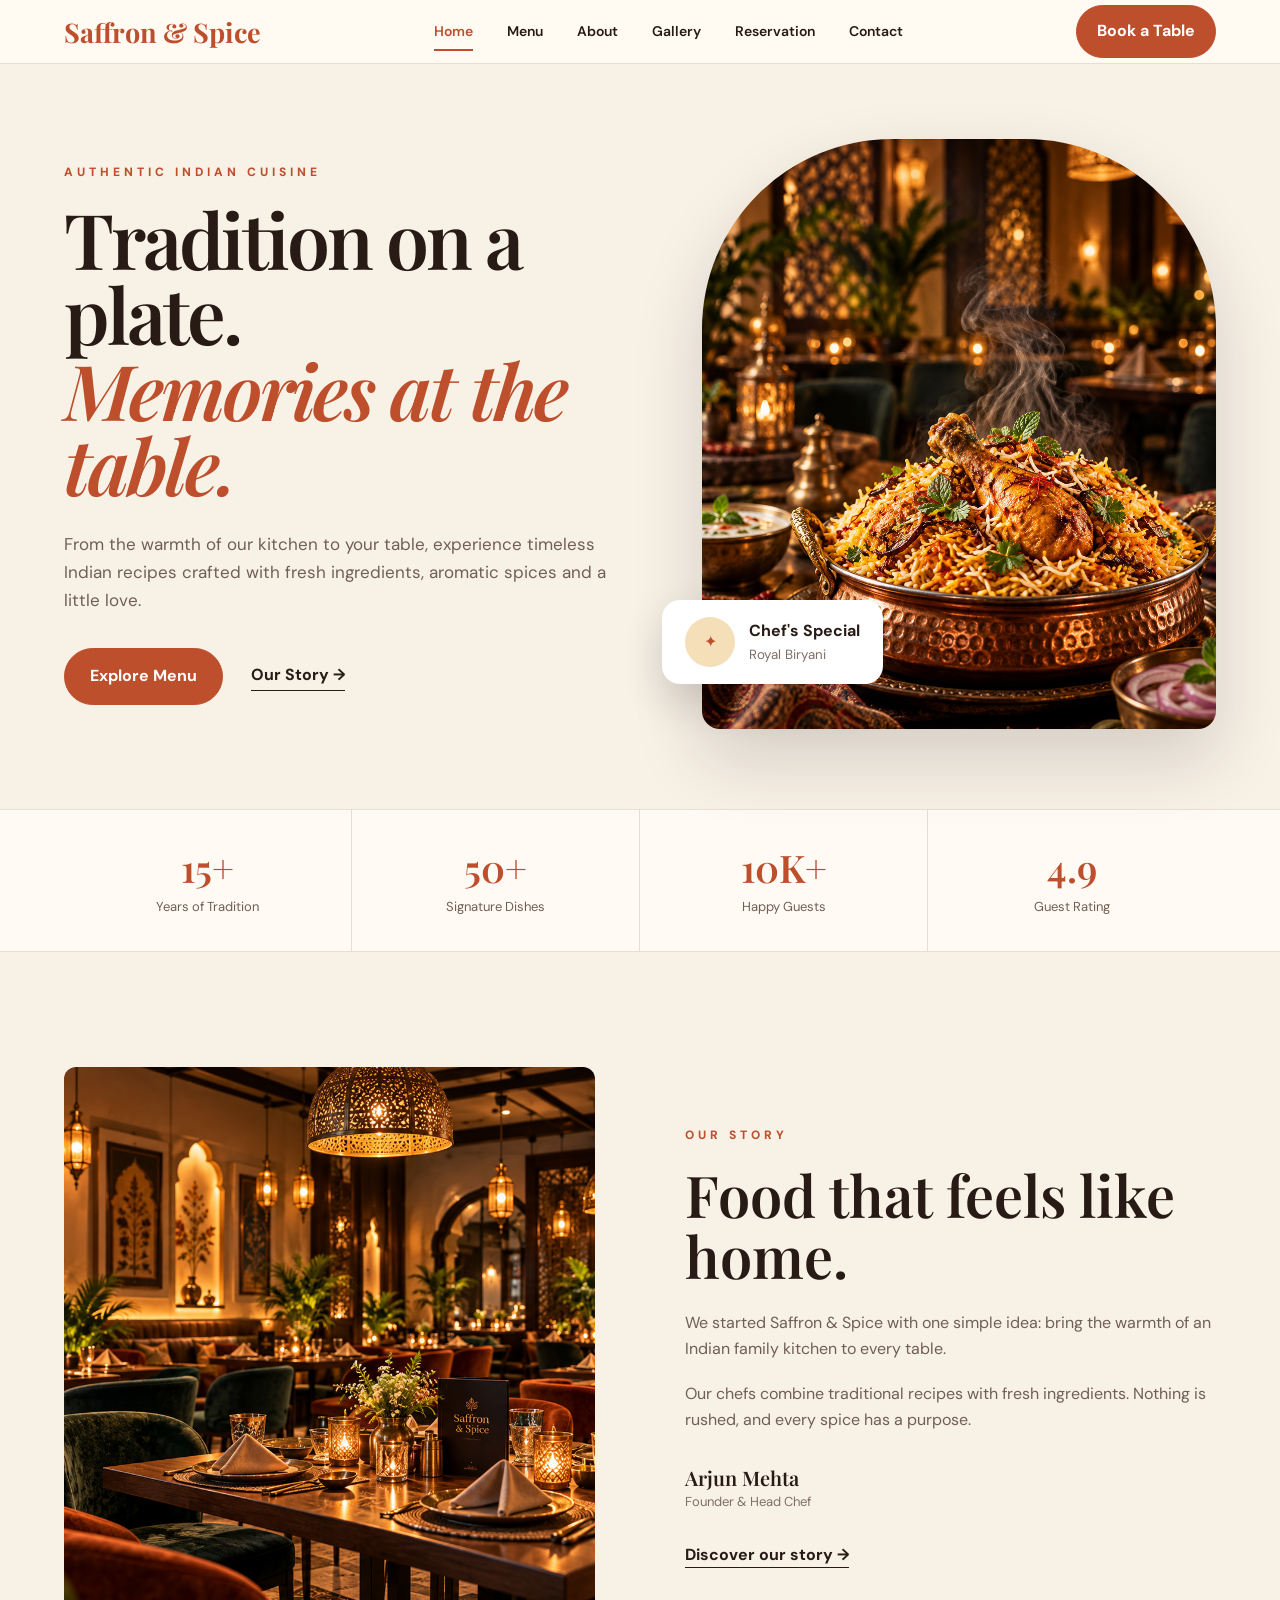
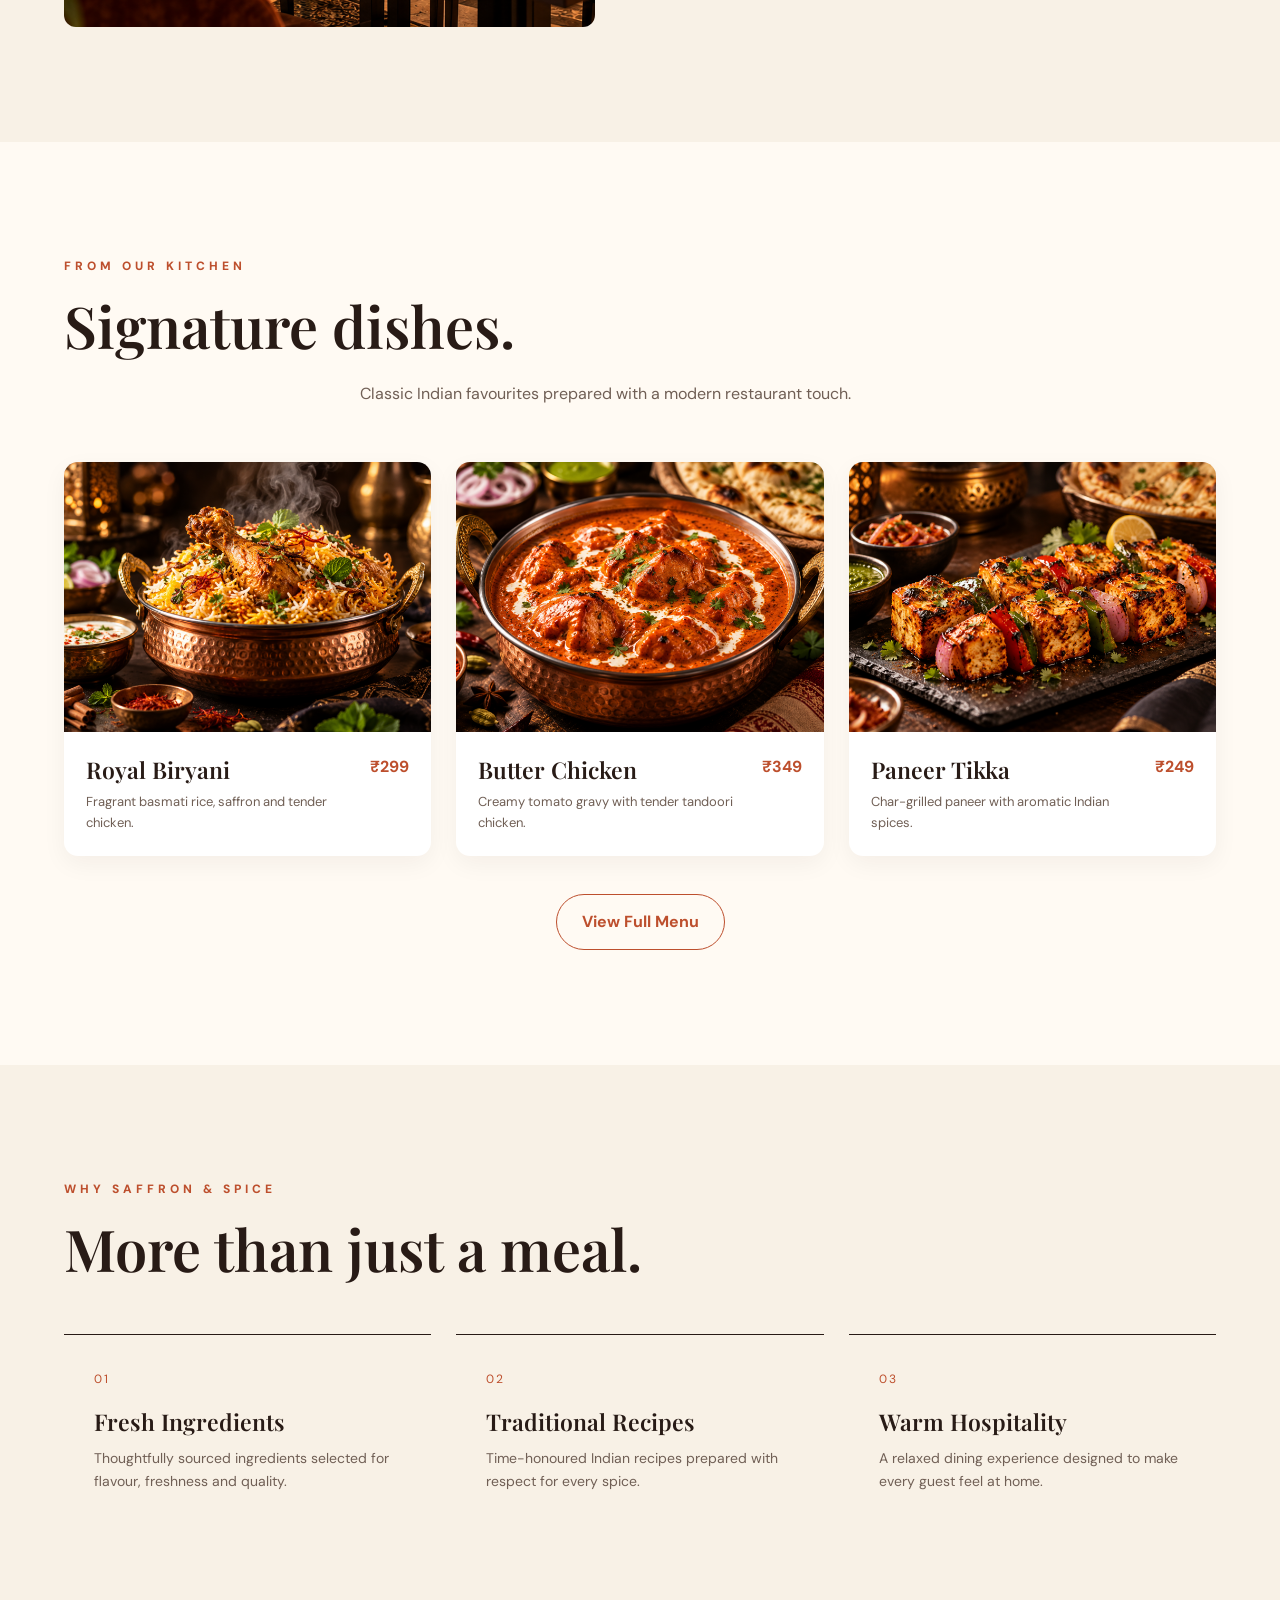
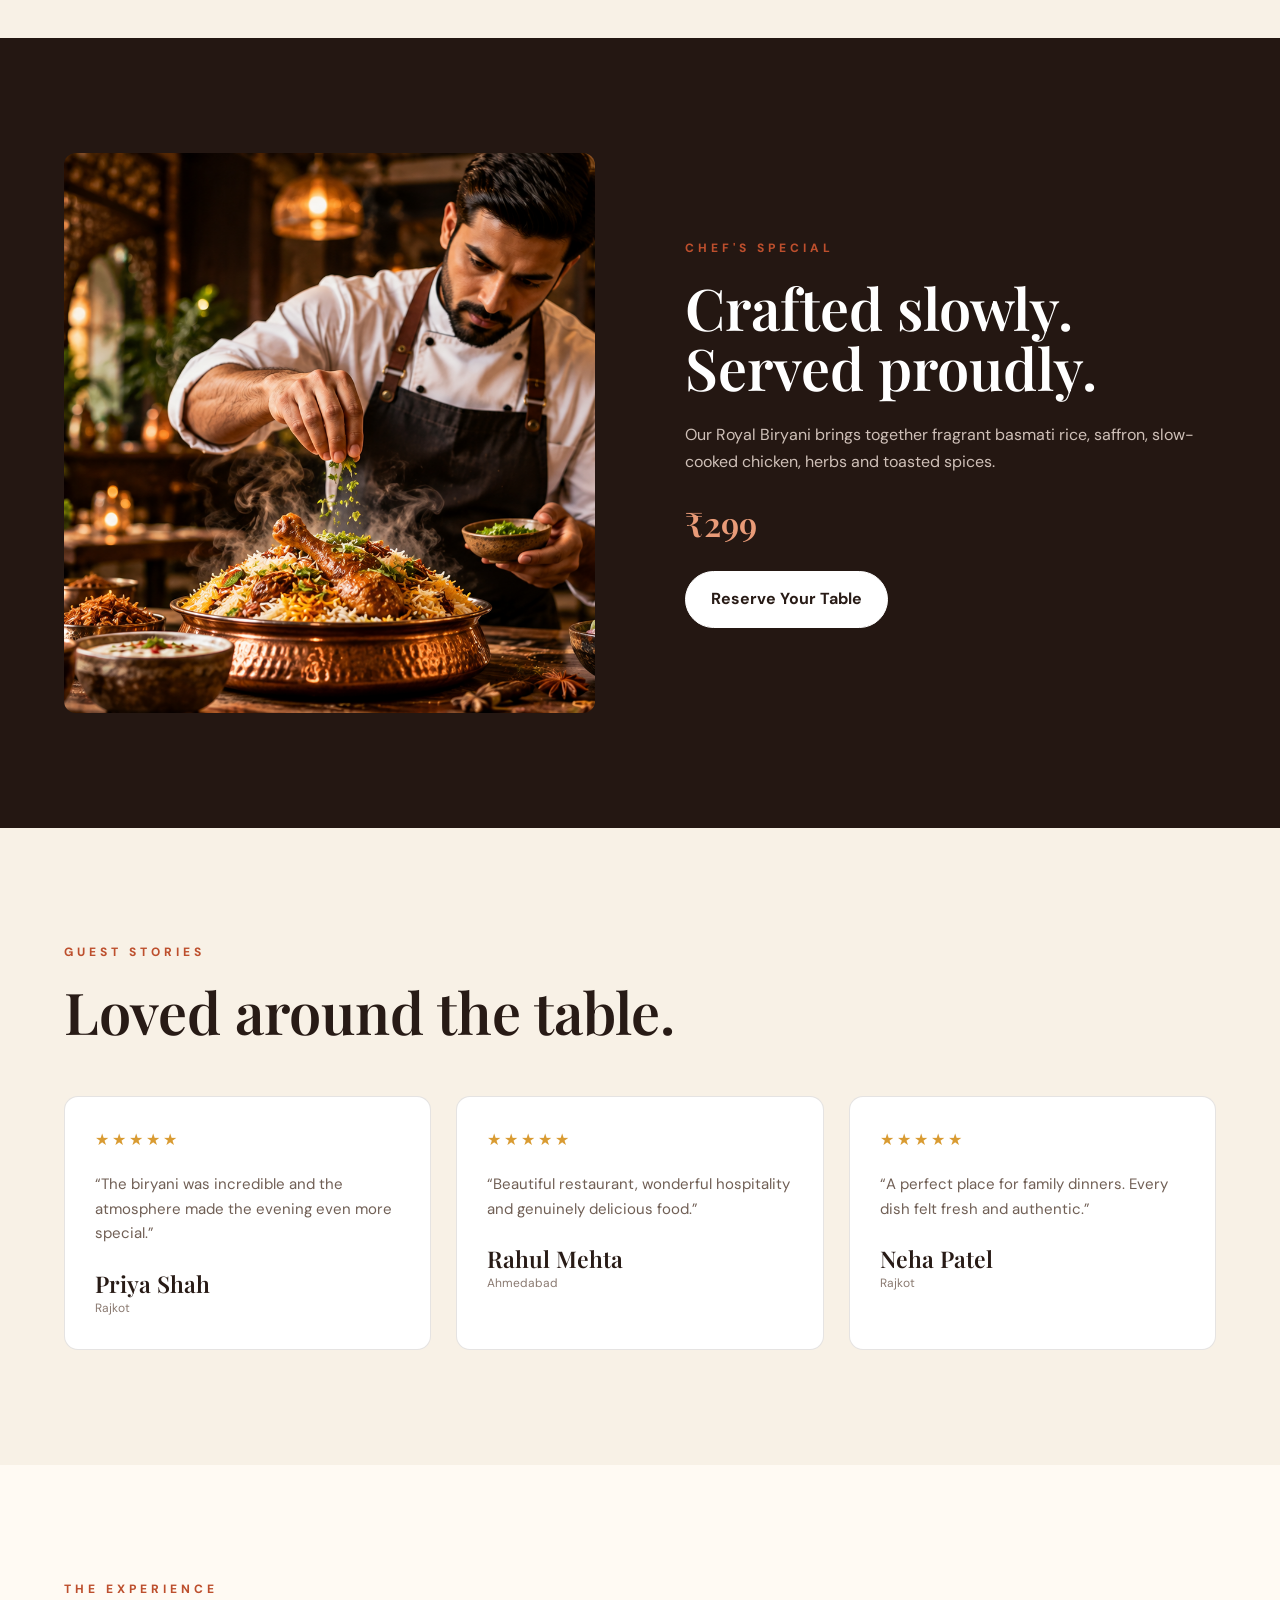
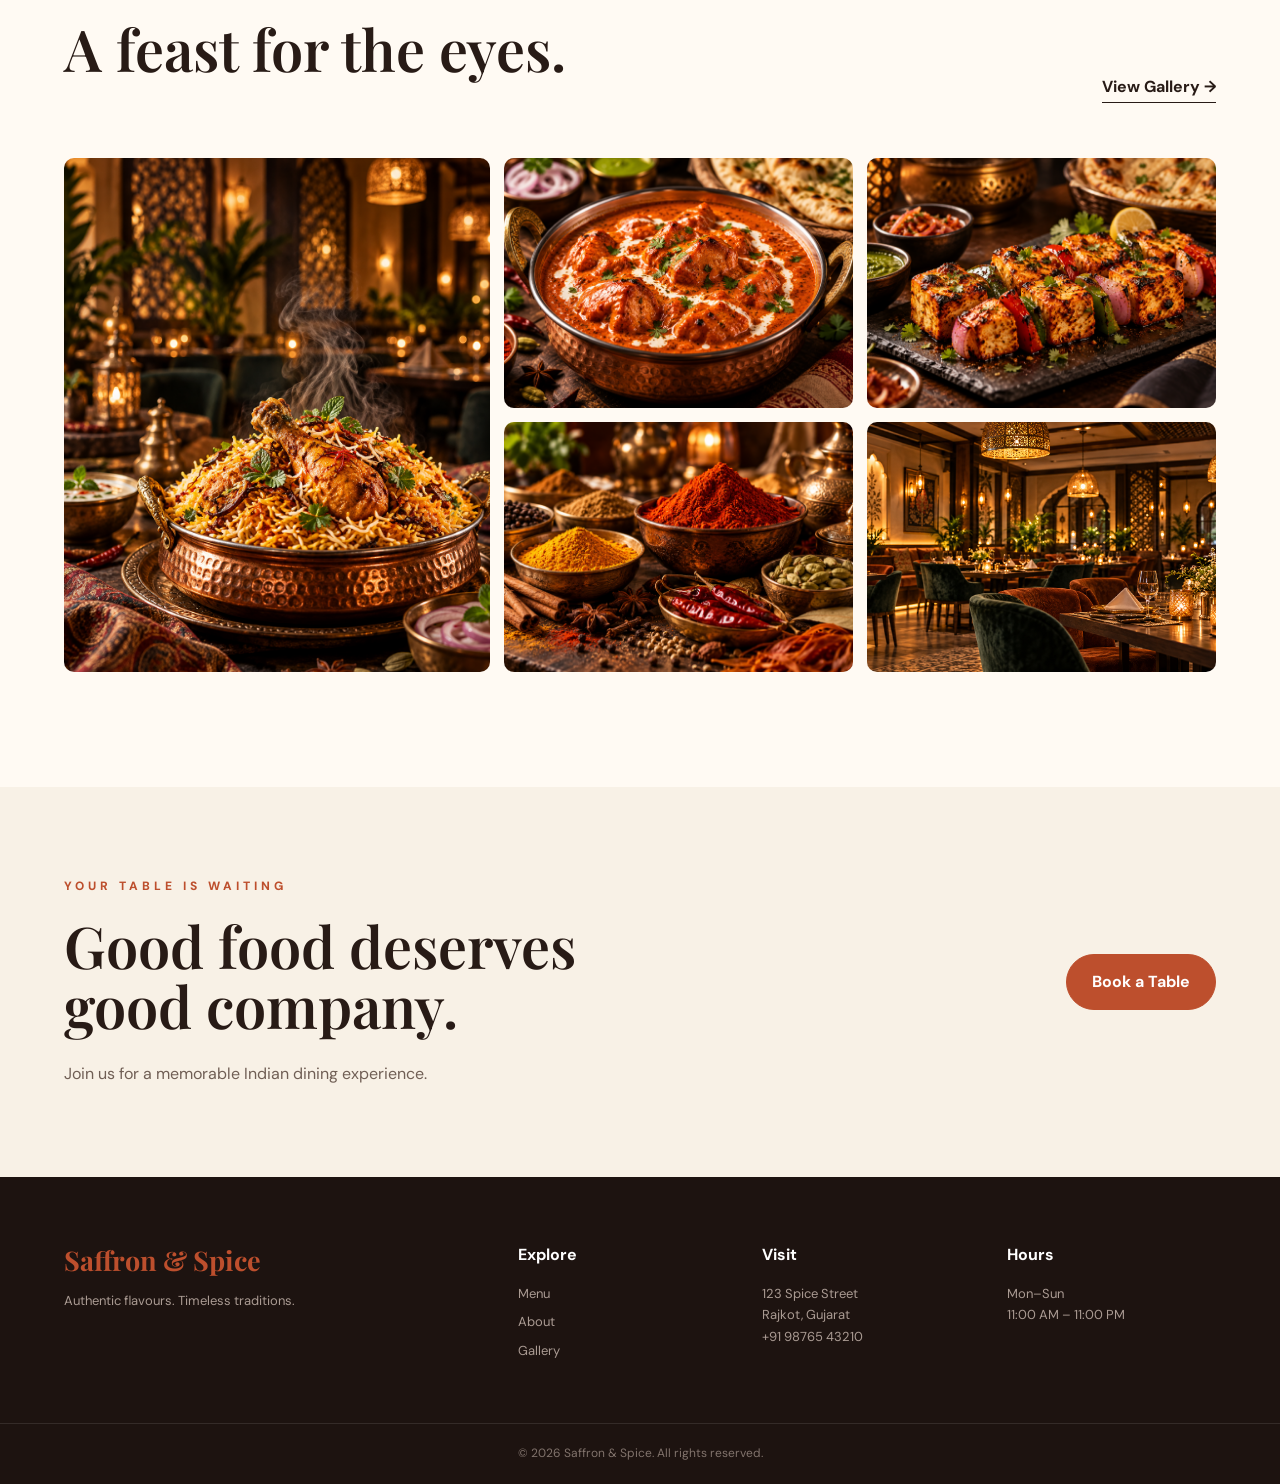
<file: index.html>
<!DOCTYPE html>
<html lang="en">

<head>
    <meta charset="UTF-8">

    <meta
        name="viewport"
        content="width=device-width, initial-scale=1.0"
    >

    <meta
        name="description"
        content="Saffron & Spice — authentic Indian cuisine, warm hospitality and memorable dining in Rajkot."
    >

    <meta
        name="theme-color"
        content="#bd4f2d"
    >

    <title>Saffron & Spice | Indian Restaurant</title>

    <!-- Google Fonts -->
    <link rel="preconnect" href="https://fonts.googleapis.com">
    <link
        rel="preconnect"
        href="https://fonts.gstatic.com"
        crossorigin
    >

    <link
        href="https://fonts.googleapis.com/css2?family=DM+Sans:wght@400;500;600;700&family=Playfair+Display:ital,wght@0,500;0,600;0,700;1,500;1,600&display=swap"
        rel="stylesheet"
    >

    <!-- Favicon -->
    <link
        rel="icon"
        href="favicon.svg"
    >

    <!-- CSS -->
    <link
        rel="stylesheet"
        href="css/style.css"
    >

    <link
        rel="stylesheet"
        href="css/responsive.css"
    >
</head>

<body>

    <!-- ==================== HEADER ==================== -->

    <header class="site-header">

        <a
            class="logo"
            href="index.html"
        >
            Saffron &amp; Spice
        </a>

        <!-- Mobile Menu Button -->
        <button
            class="menu-toggle"
            aria-label="Open menu"
            aria-expanded="false"
        >
            <span></span>
            <span></span>
            <span></span>
        </button>

        <!-- Navigation -->
        <nav class="site-nav">

            <a
                class="active"
                href="index.html"
            >
                Home
            </a>

            <a href="menu.html">
                Menu
            </a>

            <a href="about.html">
                About
            </a>

            <a href="gallery.html">
                Gallery
            </a>

            <a href="reservation.html">
                Reservation
            </a>

            <a href="contact.html">
                Contact
            </a>

        </nav>

        <!-- Reservation Button -->
        <a
            class="button button-small"
            href="reservation.html"
        >
            Book a Table
        </a>

    </header>


    <!-- ==================== MAIN CONTENT ==================== -->

    <main>

        <!-- ==================== HERO SECTION ==================== -->

        <section class="hero section-shell">

            <div class="hero-copy">

                <p class="eyebrow">
                    AUTHENTIC INDIAN CUISINE
                </p>

                <h1>
                    Tradition on a plate.
                    <br>
                    <em>Memories at the table.</em>
                </h1>

                <p class="lead">
                    From the warmth of our kitchen to your table,
                    experience timeless Indian recipes crafted with
                    fresh ingredients, aromatic spices and a little love.
                </p>

                <div class="button-row">

                    <a
                        class="button"
                        href="menu.html"
                    >
                        Explore Menu
                    </a>

                    <a
                        class="text-link"
                        href="about.html"
                    >
                        Our Story
                        <span>→</span>
                    </a>

                </div>

            </div>


            <div class="hero-visual">

                <div class="hero-image image-frame tall">

                    <img
                        src="images/hero.png"
                        alt="Royal Indian biryani served at Saffron & Spice"
                    >

                </div>

                <div class="floating-card">

                    <div class="round-icon">
                        ✦
                    </div>

                    <div>
                        <strong>
                            Chef's Special
                        </strong>

                        <small>
                            Royal Biryani
                        </small>
                    </div>

                </div>

            </div>

        </section>


        <!-- ==================== STATS SECTION ==================== -->

        <section class="stats">

            <div class="stats-grid section-shell">

                <div>
                    <strong>15+</strong>
                    <span>Years of Tradition</span>
                </div>

                <div>
                    <strong>50+</strong>
                    <span>Signature Dishes</span>
                </div>

                <div>
                    <strong>10K+</strong>
                    <span>Happy Guests</span>
                </div>

                <div>
                    <strong>4.9</strong>
                    <span>Guest Rating</span>
                </div>

            </div>

        </section>


        <!-- ==================== OUR STORY SECTION ==================== -->

        <section class="section section-shell split-section">

            <div class="image-frame media-large">

                <img
                    src="images/restaurant.png"
                    alt="Saffron & Spice restaurant interior"
                >

            </div>


            <div class="content-block">

                <p class="eyebrow">
                    OUR STORY
                </p>

                <h2>
                    Food that feels like home.
                </h2>

                <p>
                    We started Saffron &amp; Spice with one simple idea:
                    bring the warmth of an Indian family kitchen to every table.
                </p>

                <p>
                    Our chefs combine traditional recipes with fresh ingredients.
                    Nothing is rushed, and every spice has a purpose.
                </p>

                <div class="signature">

                    <strong>
                        Arjun Mehta
                    </strong>

                    <span>
                        Founder &amp; Head Chef
                    </span>

                </div>

                <a
                    class="text-link"
                    href="about.html"
                >
                    Discover our story
                    <span>→</span>
                </a>

            </div>

        </section>


        <!-- ==================== SIGNATURE DISHES ==================== -->

        <section class="section section-soft">

            <div class="section-shell">

                <div class="section-heading">

                    <p class="eyebrow">
                        FROM OUR KITCHEN
                    </p>

                    <h2>
                        Signature dishes.
                    </h2>

                    <p>
                        Classic Indian favourites prepared with a
                        modern restaurant touch.
                    </p>

                </div>


                <div class="card-grid three">

                    <!-- Dish 1 -->
                    <article class="dish-card">

                        <div class="card-image">

                            <img
                                src="images/biryani.png"
                                alt="Royal biryani"
                            >

                        </div>

                        <div class="dish-info">

                            <div>

                                <h3>
                                    Royal Biryani
                                </h3>

                                <p>
                                    Fragrant basmati rice, saffron
                                    and tender chicken.
                                </p>

                            </div>

                            <strong>
                                ₹299
                            </strong>

                        </div>

                    </article>


                    <!-- Dish 2 -->
                    <article class="dish-card">

                        <div class="card-image">

                            <img
                                src="images/butter-chicken.png"
                                alt="Butter chicken"
                            >

                        </div>

                        <div class="dish-info">

                            <div>

                                <h3>
                                    Butter Chicken
                                </h3>

                                <p>
                                    Creamy tomato gravy with tender
                                    tandoori chicken.
                                </p>

                            </div>

                            <strong>
                                ₹349
                            </strong>

                        </div>

                    </article>


                    <!-- Dish 3 -->
                    <article class="dish-card">

                        <div class="card-image">

                            <img
                                src="images/paneer.png"
                                alt="Paneer tikka"
                            >

                        </div>

                        <div class="dish-info">

                            <div>

                                <h3>
                                    Paneer Tikka
                                </h3>

                                <p>
                                    Char-grilled paneer with aromatic
                                    Indian spices.
                                </p>

                            </div>

                            <strong>
                                ₹249
                            </strong>

                        </div>

                    </article>

                </div>


                <div class="center-action">

                    <a
                        class="button button-outline"
                        href="menu.html"
                    >
                        View Full Menu
                    </a>

                </div>

            </div>

        </section>


        <!-- ==================== WHY SAFFRON & SPICE ==================== -->

        <section class="section section-shell">

            <div class="section-heading">

                <p class="eyebrow">
                    WHY SAFFRON &amp; SPICE
                </p>

                <h2>
                    More than just a meal.
                </h2>

            </div>


            <div class="feature-grid">

                <!-- Feature 1 -->
                <article>

                    <span>
                        01
                    </span>

                    <h3>
                        Fresh Ingredients
                    </h3>

                    <p>
                        Thoughtfully sourced ingredients selected
                        for flavour, freshness and quality.
                    </p>

                </article>


                <!-- Feature 2 -->
                <article>

                    <span>
                        02
                    </span>

                    <h3>
                        Traditional Recipes
                    </h3>

                    <p>
                        Time-honoured Indian recipes prepared
                        with respect for every spice.
                    </p>

                </article>


                <!-- Feature 3 -->
                <article>

                    <span>
                        03
                    </span>

                    <h3>
                        Warm Hospitality
                    </h3>

                    <p>
                        A relaxed dining experience designed to
                        make every guest feel at home.
                    </p>

                </article>

            </div>

        </section>


        <!-- ==================== CHEF'S SPECIAL ==================== -->

        <section class="section-dark">

            <div class="section-shell split-section">

                <div class="image-frame media-large">

                    <img
                        src="images/chef.png"
                        alt="Chef preparing an Indian dish"
                    >

                </div>


                <div class="content-block">

                    <p class="eyebrow">
                        CHEF'S SPECIAL
                    </p>

                    <h2>
                        Crafted slowly. Served proudly.
                    </h2>

                    <p>
                        Our Royal Biryani brings together fragrant
                        basmati rice, saffron, slow-cooked chicken,
                        herbs and toasted spices.
                    </p>

                    <div class="price-large">
                        ₹299
                    </div>

                    <a
                        class="button button-light"
                        href="reservation.html"
                    >
                        Reserve Your Table
                    </a>

                </div>

            </div>

        </section>


        <!-- ==================== REVIEWS ==================== -->

        <section class="section">

            <div class="section-shell">

                <div class="section-heading">

                    <p class="eyebrow">
                        GUEST STORIES
                    </p>

                    <h2>
                        Loved around the table.
                    </h2>

                </div>


                <div class="card-grid three">

                    <!-- Review 1 -->
                    <article class="review-card">

                        <div class="stars">
                            ★★★★★
                        </div>

                        <p>
                            “The biryani was incredible and the
                            atmosphere made the evening even more special.”
                        </p>

                        <strong>
                            Priya Shah
                        </strong>

                        <small>
                            Rajkot
                        </small>

                    </article>


                    <!-- Review 2 -->
                    <article class="review-card">

                        <div class="stars">
                            ★★★★★
                        </div>

                        <p>
                            “Beautiful restaurant, wonderful hospitality
                            and genuinely delicious food.”
                        </p>

                        <strong>
                            Rahul Mehta
                        </strong>

                        <small>
                            Ahmedabad
                        </small>

                    </article>


                    <!-- Review 3 -->
                    <article class="review-card">

                        <div class="stars">
                            ★★★★★
                        </div>

                        <p>
                            “A perfect place for family dinners.
                            Every dish felt fresh and authentic.”
                        </p>

                        <strong>
                            Neha Patel
                        </strong>

                        <small>
                            Rajkot
                        </small>

                    </article>

                </div>

            </div>

        </section>


        <!-- ==================== GALLERY PREVIEW ==================== -->

        <section class="section section-soft">

            <div class="section-shell">

                <div class="section-heading inline-heading">

                    <div>

                        <p class="eyebrow">
                            THE EXPERIENCE
                        </p>

                        <h2>
                            A feast for the eyes.
                        </h2>

                    </div>

                    <a
                        class="text-link"
                        href="gallery.html"
                    >
                        View Gallery
                        <span>→</span>
                    </a>

                </div>


                <div class="gallery-grid">

                    <img
                        src="images/hero.png"
                        alt="Biryani"
                    >

                    <img
                        src="images/butter-chicken.png"
                        alt="Butter chicken"
                    >

                    <img
                        src="images/paneer.png"
                        alt="Paneer tikka"
                    >

                    <img
                        src="images/spice.png"
                        alt="Saffron & Spice restaurant"
                    >

                    <img
                        src="images/restaurant-interior.png"
                        alt="Restaurant ambience"
                    >

                </div>

            </div>

        </section>


        <!-- ==================== CALL TO ACTION ==================== -->

        <section class="cta section-shell">

            <div>

                <p class="eyebrow">
                    YOUR TABLE IS WAITING
                </p>

                <h2>
                    Good food deserves good company.
                </h2>

                <p>
                    Join us for a memorable Indian dining experience.
                </p>

            </div>

            <a
                class="button"
                href="reservation.html#reservationForm"
            >
                Book a Table
            </a>

        </section>

    </main>


    <!-- ==================== FOOTER ==================== -->

    <footer class="site-footer">

        <div class="section-shell footer-grid">

            <!-- Brand -->
            <div>

                <a
                    class="logo"
                    href="index.html"
                >
                    Saffron &amp; Spice
                </a>

                <p>
                    Authentic flavours. Timeless traditions.
                </p>

            </div>


            <!-- Explore -->
            <div>

                <h4>
                    Explore
                </h4>

                <a href="menu.html">
                    Menu
                </a>

                <a href="about.html">
                    About
                </a>

                <a href="gallery.html">
                    Gallery
                </a>

            </div>


            <!-- Visit -->
            <div>

                <h4>
                    Visit
                </h4>

                <p>
                    123 Spice Street
                    <br>
                    Rajkot, Gujarat
                </p>

                <p>
                    +91 98765 43210
                </p>

            </div>


            <!-- Opening Hours -->
            <div>

                <h4>
                    Hours
                </h4>

                <p>
                    Mon–Sun
                    <br>
                    11:00 AM – 11:00 PM
                </p>

            </div>

        </div>


        <!-- Footer Bottom -->
        <div class="footer-bottom">

            © 2026 Saffron &amp; Spice. All rights reserved.

        </div>

    </footer>


    <!-- ==================== JAVASCRIPT ==================== -->

    <script src="js/main.js"></script>

</body>

</html>
</file>
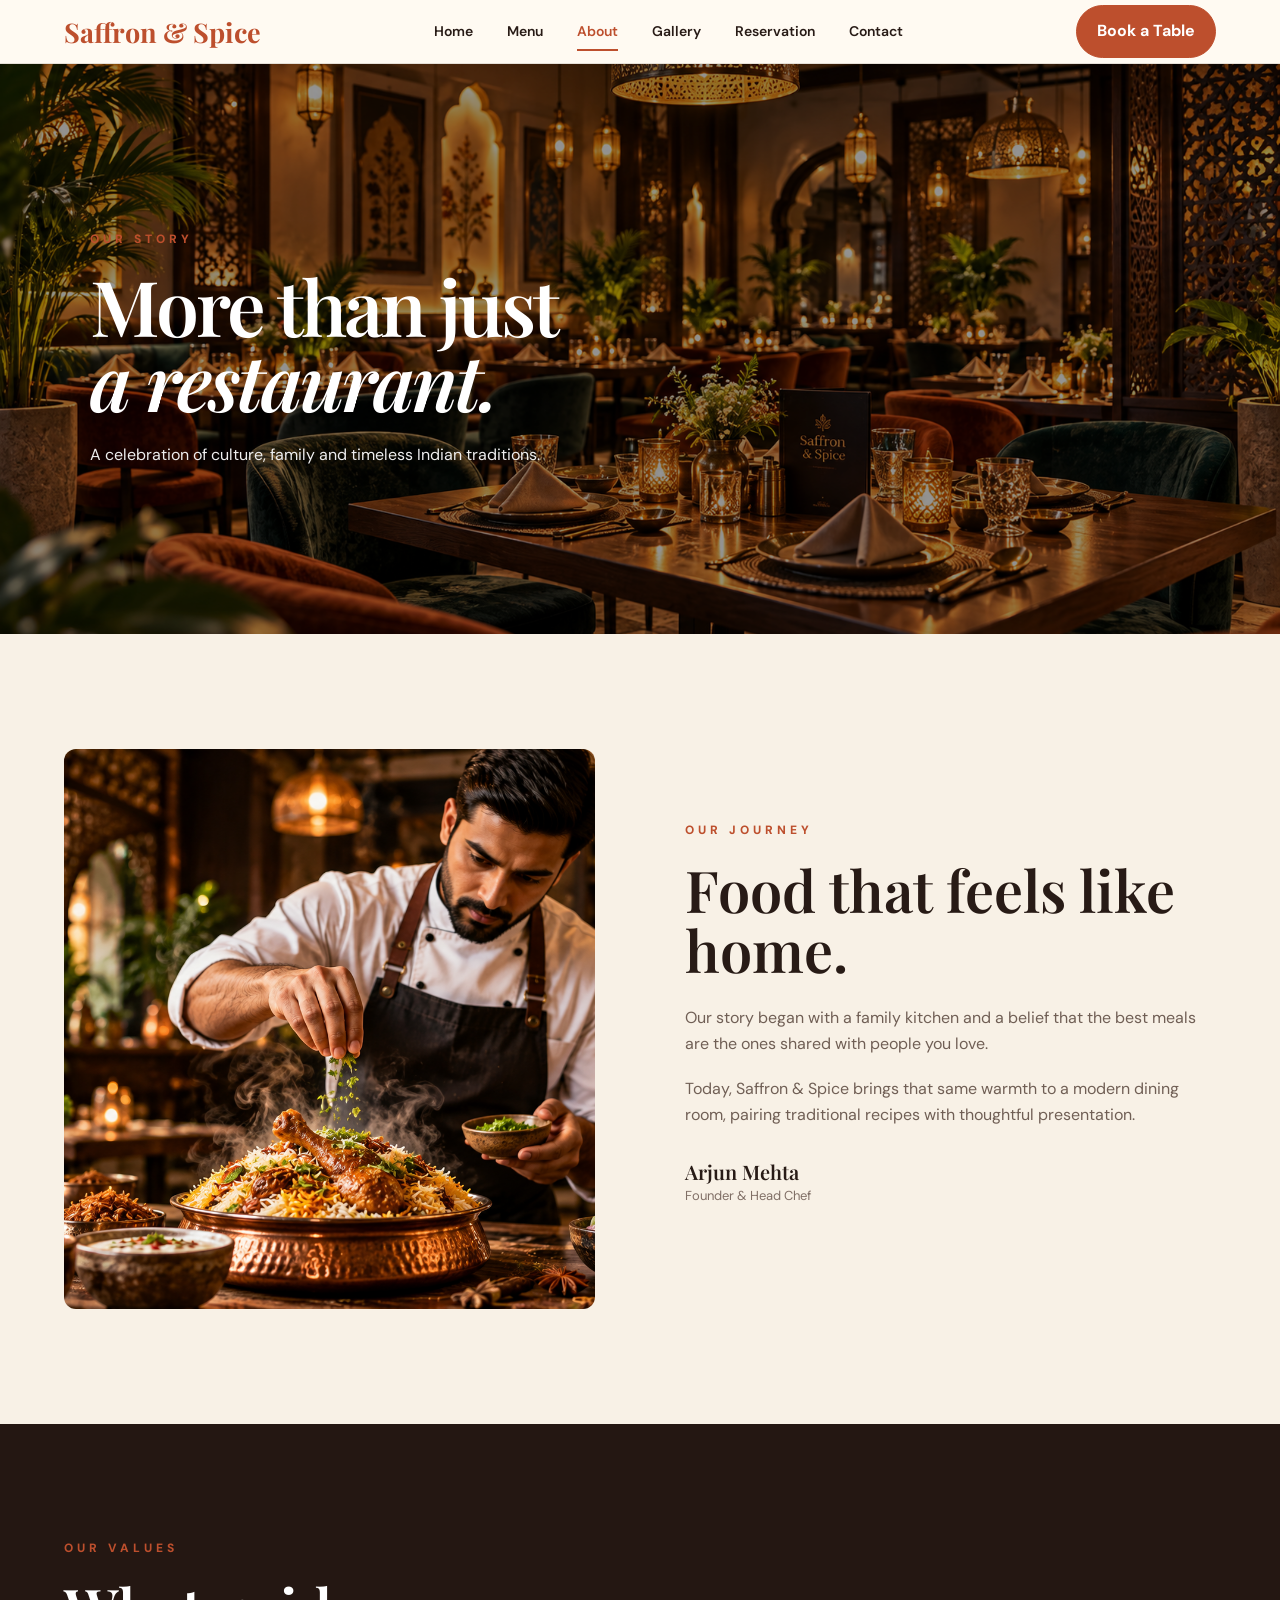
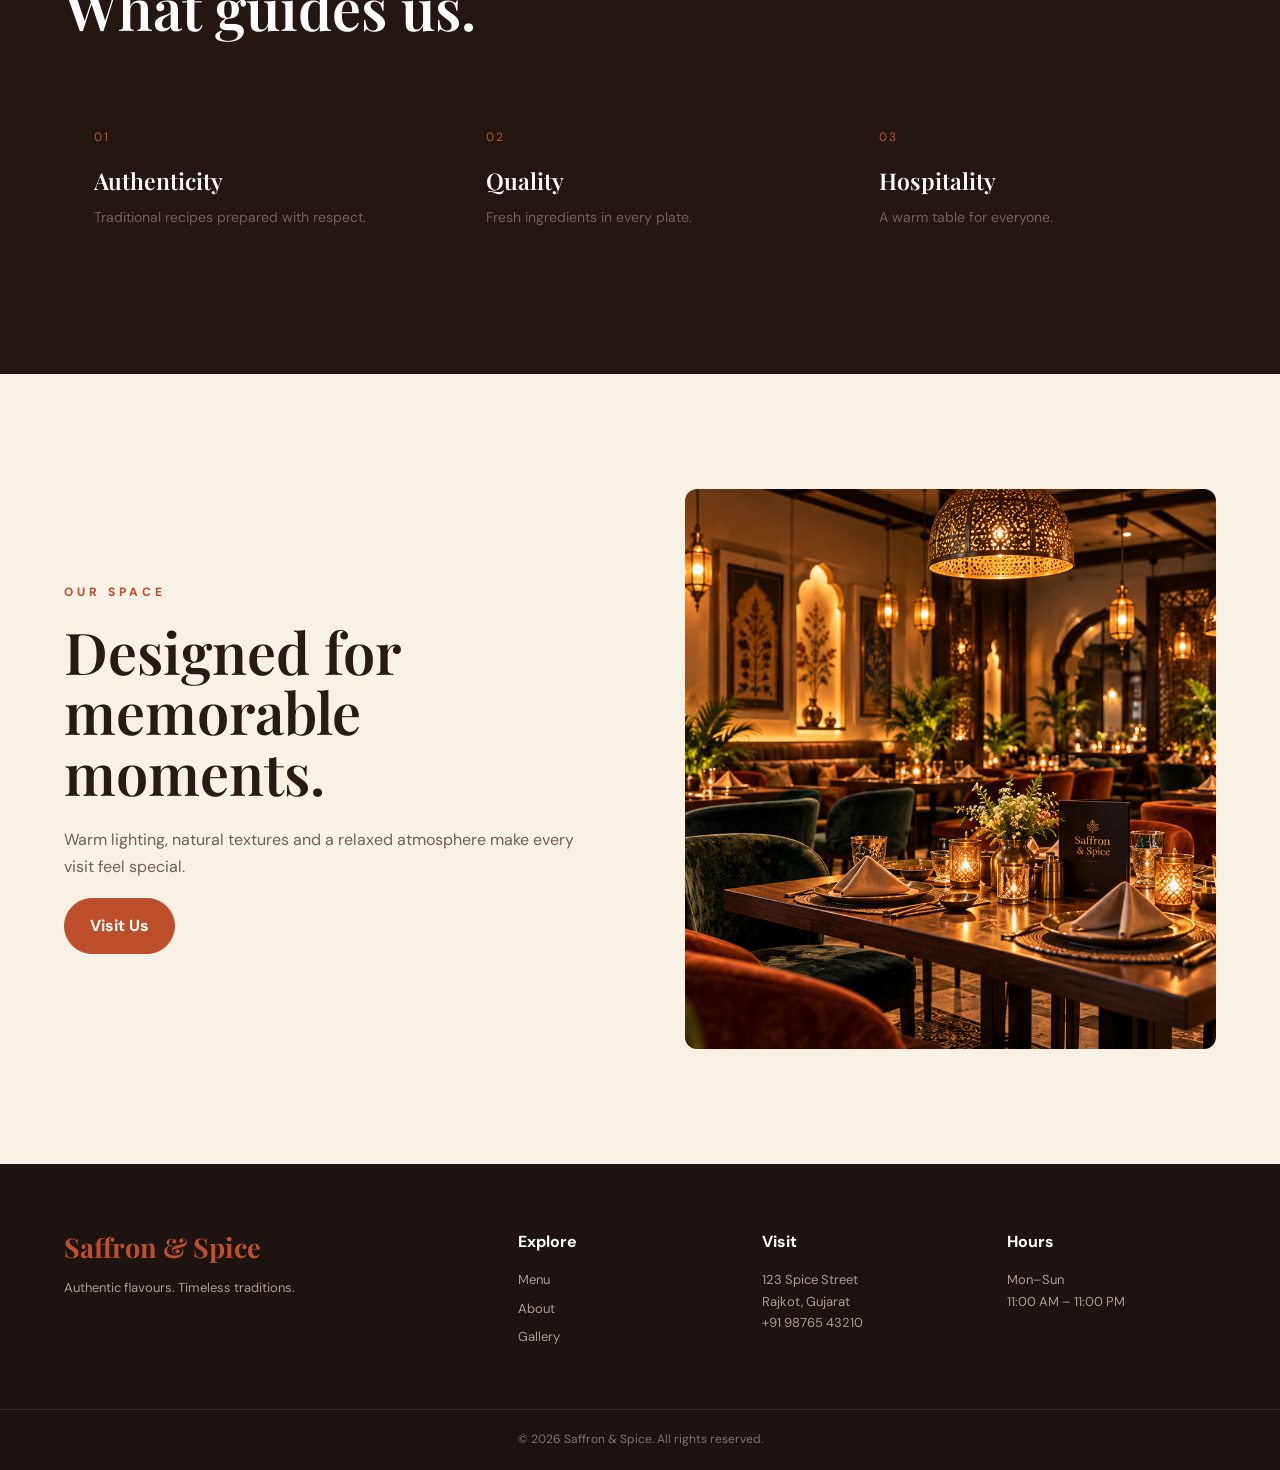
<file: about.html>
<!DOCTYPE html>
    <html lang="en">

    <head>

        <meta charset="UTF-8">

        <meta
            name="viewport"
            content="width=device-width, initial-scale=1.0"
        >

        <meta
            name="description"
            content="Discover the story behind Saffron & Spice."
        >

        <meta
            name="theme-color"
            content="#bd4f2d"
        >

        <title>About | Saffron & Spice</title>


        <!-- ==================== GOOGLE FONTS ==================== -->

        <link
            rel="preconnect"
            href="https://fonts.googleapis.com"
        >

        <link
            rel="preconnect"
            href="https://fonts.gstatic.com"
            crossorigin
        >

        <link
            href="https://fonts.googleapis.com/css2?family=DM+Sans:wght@400;500;600;700&family=Playfair+Display:ital,wght@0,500;0,600;0,700;1,500;1,600&display=swap"
            rel="stylesheet"
        >


        <!-- ==================== FAVICON ==================== -->

        <link
            rel="icon"
            href="favicon.svg"
        >


        <!-- ==================== CSS ==================== -->

        <link
            rel="stylesheet"
            href="css/style.css"
        >

        <link
            rel="stylesheet"
            href="css/responsive.css"
        >

    </head>


    <body>


        <!-- ==================== HEADER ==================== -->

        <header class="site-header">

            <!-- Logo -->
            <a
                class="logo"
                href="index.html"
            >
                Saffron &amp; Spice
            </a>


            <!-- Mobile Menu Button -->
            <button
                class="menu-toggle"
                aria-label="Open menu"
                aria-expanded="false"
            >
                <span></span>
                <span></span>
                <span></span>
            </button>


            <!-- Navigation -->
            <nav class="site-nav">

                <a href="index.html">
                    Home
                </a>

                <a href="menu.html">
                    Menu
                </a>

                <a
                    class="active"
                    href="about.html"
                >
                    About
                </a>

                <a href="gallery.html">
                    Gallery
                </a>

                <a href="reservation.html">
                    Reservation
                </a>

                <a href="contact.html">
                    Contact
                </a>

            </nav>


            <!-- Reservation Button -->
            <a
                class="button button-small"
                href="reservation.html"
            >
                Book a Table
            </a>

        </header>


        <!-- ==================== MAIN CONTENT ==================== -->

        <main>


            <!-- ==================== PAGE HERO ==================== -->

            <section class="page-hero-wide">

                <img
                    src="images/restaurant.png"
                    alt="Saffron & Spice dining room"
                >

                <div class="page-hero-overlay">

                    <p class="eyebrow">
                        OUR STORY
                    </p>

                    <h1>
                        More than just
                        <br>
                        <em>a restaurant.</em>
                    </h1>

                    <p>
                        A celebration of culture, family and timeless
                        Indian traditions.
                    </p>

                </div>

            </section>


            <!-- ==================== OUR JOURNEY ==================== -->

            <section class="section section-shell split-section">

                <div class="image-frame media-large">

                    <img
                        src="images/chef.png"
                        alt="Chef preparing food"
                    >

                </div>


                <div class="content-block">

                    <p class="eyebrow">
                        OUR JOURNEY
                    </p>

                    <h2>
                        Food that feels like home.
                    </h2>

                    <p>
                        Our story began with a family kitchen and a belief
                        that the best meals are the ones shared with people
                        you love.
                    </p>

                    <p>
                        Today, Saffron &amp; Spice brings that same warmth
                        to a modern dining room, pairing traditional recipes
                        with thoughtful presentation.
                    </p>


                    <div class="signature">

                        <strong>
                            Arjun Mehta
                        </strong>

                        <span>
                            Founder &amp; Head Chef
                        </span>

                    </div>

                </div>

            </section>


            <!-- ==================== OUR VALUES ==================== -->

            <section class="section-dark">

                <div class="section-shell">

                    <div class="section-heading">

                        <p class="eyebrow">
                            OUR VALUES
                        </p>

                        <h2>
                            What guides us.
                        </h2>

                    </div>


                    <div class="feature-grid">


                        <!-- Value 1 -->
                        <article>

                            <span>
                                01
                            </span>

                            <h3>
                                Authenticity
                            </h3>

                            <p>
                                Traditional recipes prepared with respect.
                            </p>

                        </article>


                        <!-- Value 2 -->
                        <article>

                            <span>
                                02
                            </span>

                            <h3>
                                Quality
                            </h3>

                            <p>
                                Fresh ingredients in every plate.
                            </p>

                        </article>


                        <!-- Value 3 -->
                        <article>

                            <span>
                                03
                            </span>

                            <h3>
                                Hospitality
                            </h3>

                            <p>
                                A warm table for everyone.
                            </p>

                        </article>

                    </div>

                </div>

            </section>


            <!-- ==================== OUR SPACE ==================== -->

            <section class="section section-shell split-section">


                <!-- Content -->
                <div class="content-block">

                    <p class="eyebrow">
                        OUR SPACE
                    </p>

                    <h2>
                        Designed for memorable moments.
                    </h2>

                    <p>
                        Warm lighting, natural textures and a relaxed
                        atmosphere make every visit feel special.
                    </p>

                    <a
                        class="button"
                        href="reservation.html"
                    >
                        Visit Us
                    </a>

                </div>


                <!-- Image -->
                <div class="image-frame media-large">

                    <img
                        src="images/restaurant.png"
                        alt="Restaurant interior"
                    >

                </div>

            </section>

        </main>


        <!-- ==================== FOOTER ==================== -->

        <footer class="site-footer">

            <div class="section-shell footer-grid">


                <!-- Brand -->
                <div>

                    <a
                        class="logo"
                        href="index.html"
                    >
                        Saffron &amp; Spice
                    </a>

                    <p>
                        Authentic flavours. Timeless traditions.
                    </p>

                </div>


                <!-- Explore -->
                <div>

                    <h4>
                        Explore
                    </h4>

                    <a href="menu.html">
                        Menu
                    </a>

                    <a href="about.html">
                        About
                    </a>

                    <a href="gallery.html">
                        Gallery
                    </a>

                </div>


                <!-- Visit -->
                <div>

                    <h4>
                        Visit
                    </h4>

                    <p>
                        123 Spice Street
                        <br>
                        Rajkot, Gujarat
                    </p>

                    <p>
                        +91 98765 43210
                    </p>

                </div>


                <!-- Opening Hours -->
                <div>

                    <h4>
                        Hours
                    </h4>

                    <p>
                        Mon–Sun
                        <br>
                        11:00 AM – 11:00 PM
                    </p>

                </div>

            </div>


            <!-- Footer Bottom -->
            <div class="footer-bottom">

                © 2026 Saffron &amp; Spice. All rights reserved.

            </div>

        </footer>


        <!-- ==================== JAVASCRIPT ==================== -->

        <script src="js/main.js"></script>

    </body>

    </html>
</file>
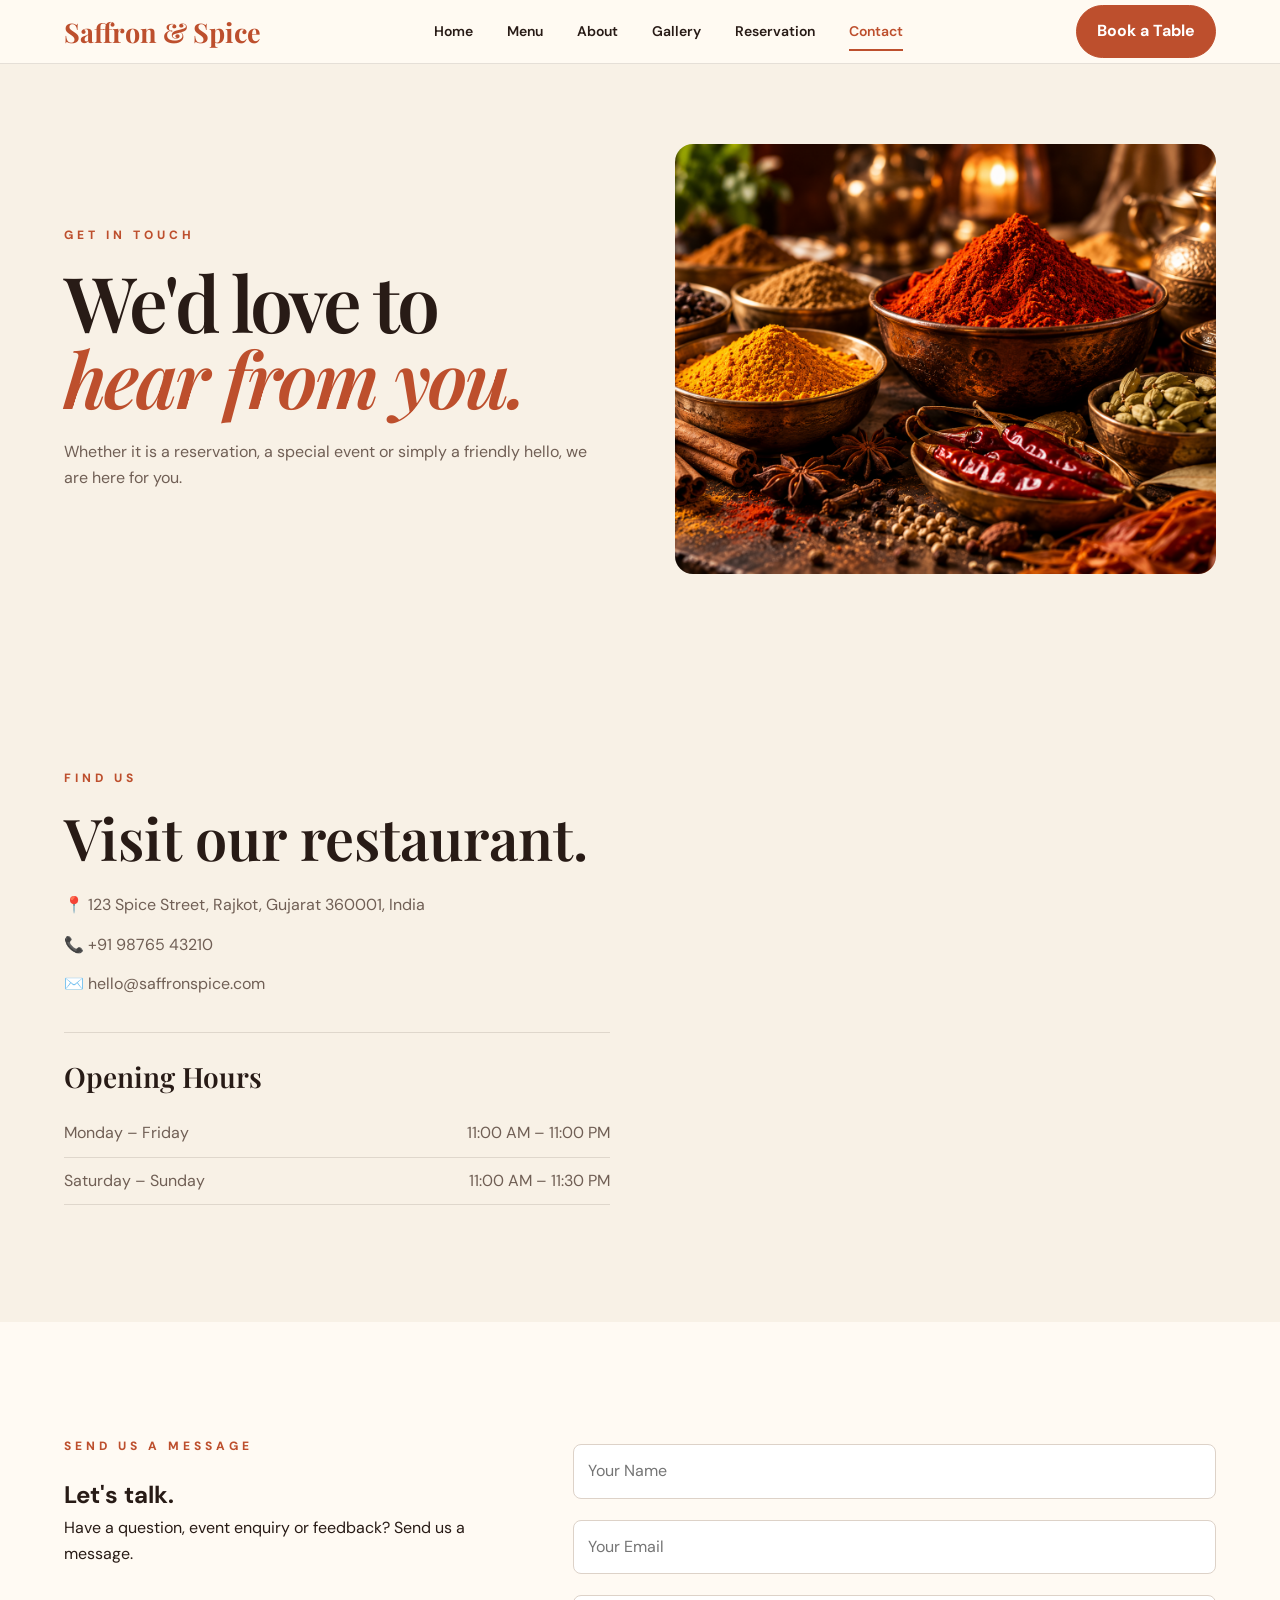
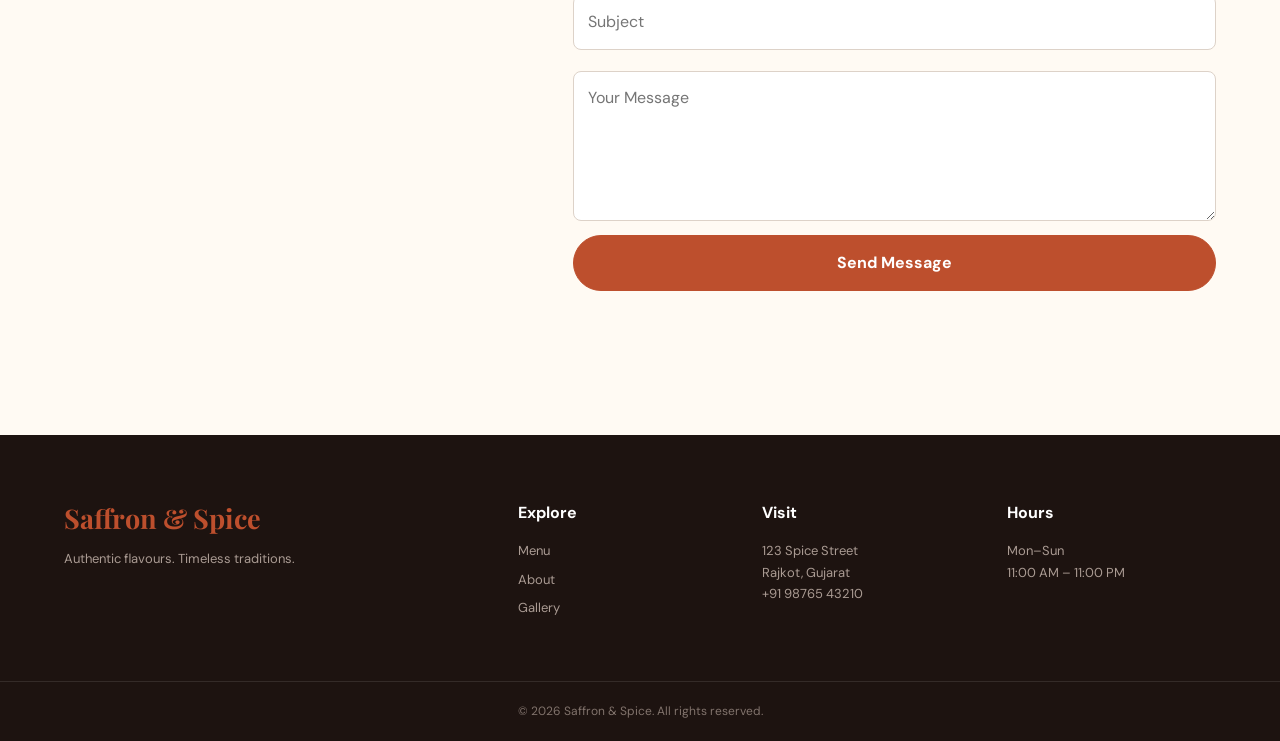
<file: contact.html>
<!DOCTYPE html>
<html lang="en">

<head>

    <meta charset="UTF-8">

    <meta
        name="viewport"
        content="width=device-width, initial-scale=1.0"
    >

    <meta
        name="description"
        content="Contact Saffron & Spice restaurant in Rajkot."
    >

    <meta
        name="theme-color"
        content="#bd4f2d"
    >

    <title>Contact | Saffron & Spice</title>


    <!-- ==================== GOOGLE FONTS ==================== -->

    <link
        rel="preconnect"
        href="https://fonts.googleapis.com"
    >

    <link
        rel="preconnect"
        href="https://fonts.gstatic.com"
        crossorigin
    >

    <link
        href="https://fonts.googleapis.com/css2?family=DM+Sans:wght@400;500;600;700&family=Playfair+Display:ital,wght@0,500;0,600;0,700;1,500;1,600&display=swap"
        rel="stylesheet"
    >


    <!-- ==================== FAVICON ==================== -->

    <link
        rel="icon"
        href="favicon.svg"
    >


    <!-- ==================== CSS ==================== -->

    <link
        rel="stylesheet"
        href="css/style.css"
    >

    <link
        rel="stylesheet"
        href="css/responsive.css"
    >

</head>


<body>


    <!-- ==================== HEADER ==================== -->

    <header class="site-header">

        <!-- Logo -->
        <a
            class="logo"
            href="index.html"
        >
            Saffron &amp; Spice
        </a>


        <!-- Mobile Menu Button -->
        <button
            class="menu-toggle"
            aria-label="Open menu"
            aria-expanded="false"
        >
            <span></span>
            <span></span>
            <span></span>
        </button>


        <!-- Navigation -->
        <nav class="site-nav">

            <a href="index.html">
                Home
            </a>

            <a href="menu.html">
                Menu
            </a>

            <a href="about.html">
                About
            </a>

            <a href="gallery.html">
                Gallery
            </a>

            <a href="reservation.html">
                Reservation
            </a>

            <a
                class="active"
                href="contact.html"
            >
                Contact
            </a>

        </nav>


        <!-- Reservation Button -->
        <a
            class="button button-small"
            href="reservation.html"
        >
            Book a Table
        </a>

    </header>


    <!-- ==================== MAIN CONTENT ==================== -->

    <main>


        <!-- ==================== PAGE HERO ==================== -->

        <section class="page-hero section-shell">

            <div>

                <p class="eyebrow">
                    GET IN TOUCH
                </p>

                <h1>
                    We'd love to
                    <br>
                    <em>hear from you.</em>
                </h1>

                <p>
                    Whether it is a reservation, a special event
                    or simply a friendly hello, we are here for you.
                </p>

            </div>


            <div class="page-hero-image">

                <img
                    src="images/spice.png"
                    alt="Saffron & Spice restaurant"
                >

            </div>

        </section>


        <!-- ==================== CONTACT DETAILS ==================== -->

        <section class="section section-shell contact-grid">


            <!-- Contact Information -->
            <div class="contact-details">

                <p class="eyebrow">
                    FIND US
                </p>

                <h2>
                    Visit our restaurant.
                </h2>

                <p>
                    📍 123 Spice Street, Rajkot, Gujarat 360001, India
                </p>

                <p>
                    📞 +91 98765 43210
                </p>

                <p>
                    ✉️ hello@saffronspice.com
                </p>


                <!-- Opening Hours -->
                <div class="hours">

                    <h3>
                        Opening Hours
                    </h3>

                    <p>
                        Monday – Friday
                        <span>
                            11:00 AM – 11:00 PM
                        </span>
                    </p>

                    <p>
                        Saturday – Sunday
                        <span>
                            11:00 AM – 11:30 PM
                        </span>
                    </p>

                </div>

            </div>


            <!-- Restaurant Map -->
            <div class="map-container">

                <iframe
                    src="https://www.google.com/maps?q=Rajkot,Gujarat,India&output=embed"
                    width="100%"
                    height="430"
                    style="border:0;"
                    allowfullscreen=""
                    loading="lazy"
                    referrerpolicy="no-referrer-when-downgrade"
                    title="Saffron & Spice location in Rajkot"
                ></iframe>

            </div>

        </section>


        <!-- ==================== CONTACT FORM ==================== -->

        <section class="section section-soft">

            <div class="section-shell contact-form-wrap">


                <!-- Form Introduction -->
                <div>

                    <p class="eyebrow">
                        SEND US A MESSAGE
                    </p>

                    <h2>
                        Let's talk.
                    </h2>

                    <p>
                        Have a question, event enquiry or feedback?
                        Send us a message.
                    </p>

                </div>


                <!-- Contact Form -->
                <form
                    class="simple-form"
                    id="contactForm"
                >

                    <input
                        type="text"
                        name="name"
                        placeholder="Your Name"
                        required
                    >

                    <input
                        type="email"
                        name="email"
                        placeholder="Your Email"
                        required
                    >

                    <input
                        type="text"
                        name="subject"
                        placeholder="Subject"
                    >

                    <textarea
                        name="message"
                        placeholder="Your Message"
                        required
                    ></textarea>

                    <button
                        class="button"
                        type="submit"
                    >
                        Send Message
                    </button>

                    <p
                        class="form-message"
                        id="contactMessage"
                    ></p>

                </form>

            </div>

        </section>

    </main>


    <!-- ==================== FOOTER ==================== -->

    <footer class="site-footer">

        <div class="section-shell footer-grid">


            <!-- Brand -->
            <div>

                <a
                    class="logo"
                    href="index.html"
                >
                    Saffron &amp; Spice
                </a>

                <p>
                    Authentic flavours. Timeless traditions.
                </p>

            </div>


            <!-- Explore -->
            <div>

                <h4>
                    Explore
                </h4>

                <a href="menu.html">
                    Menu
                </a>

                <a href="about.html">
                    About
                </a>

                <a href="gallery.html">
                    Gallery
                </a>

            </div>


            <!-- Visit -->
            <div>

                <h4>
                    Visit
                </h4>

                <p>
                    123 Spice Street
                    <br>
                    Rajkot, Gujarat
                </p>

                <p>
                    +91 98765 43210
                </p>

            </div>


            <!-- Opening Hours -->
            <div>

                <h4>
                    Hours
                </h4>

                <p>
                    Mon–Sun
                    <br>
                    11:00 AM – 11:00 PM
                </p>

            </div>

        </div>


        <!-- Footer Bottom -->
        <div class="footer-bottom">

            © 2026 Saffron &amp; Spice. All rights reserved.

        </div>

    </footer>


    <!-- ==================== JAVASCRIPT ==================== -->

    <script src="js/main.js"></script>

</body>

</html>
</file>
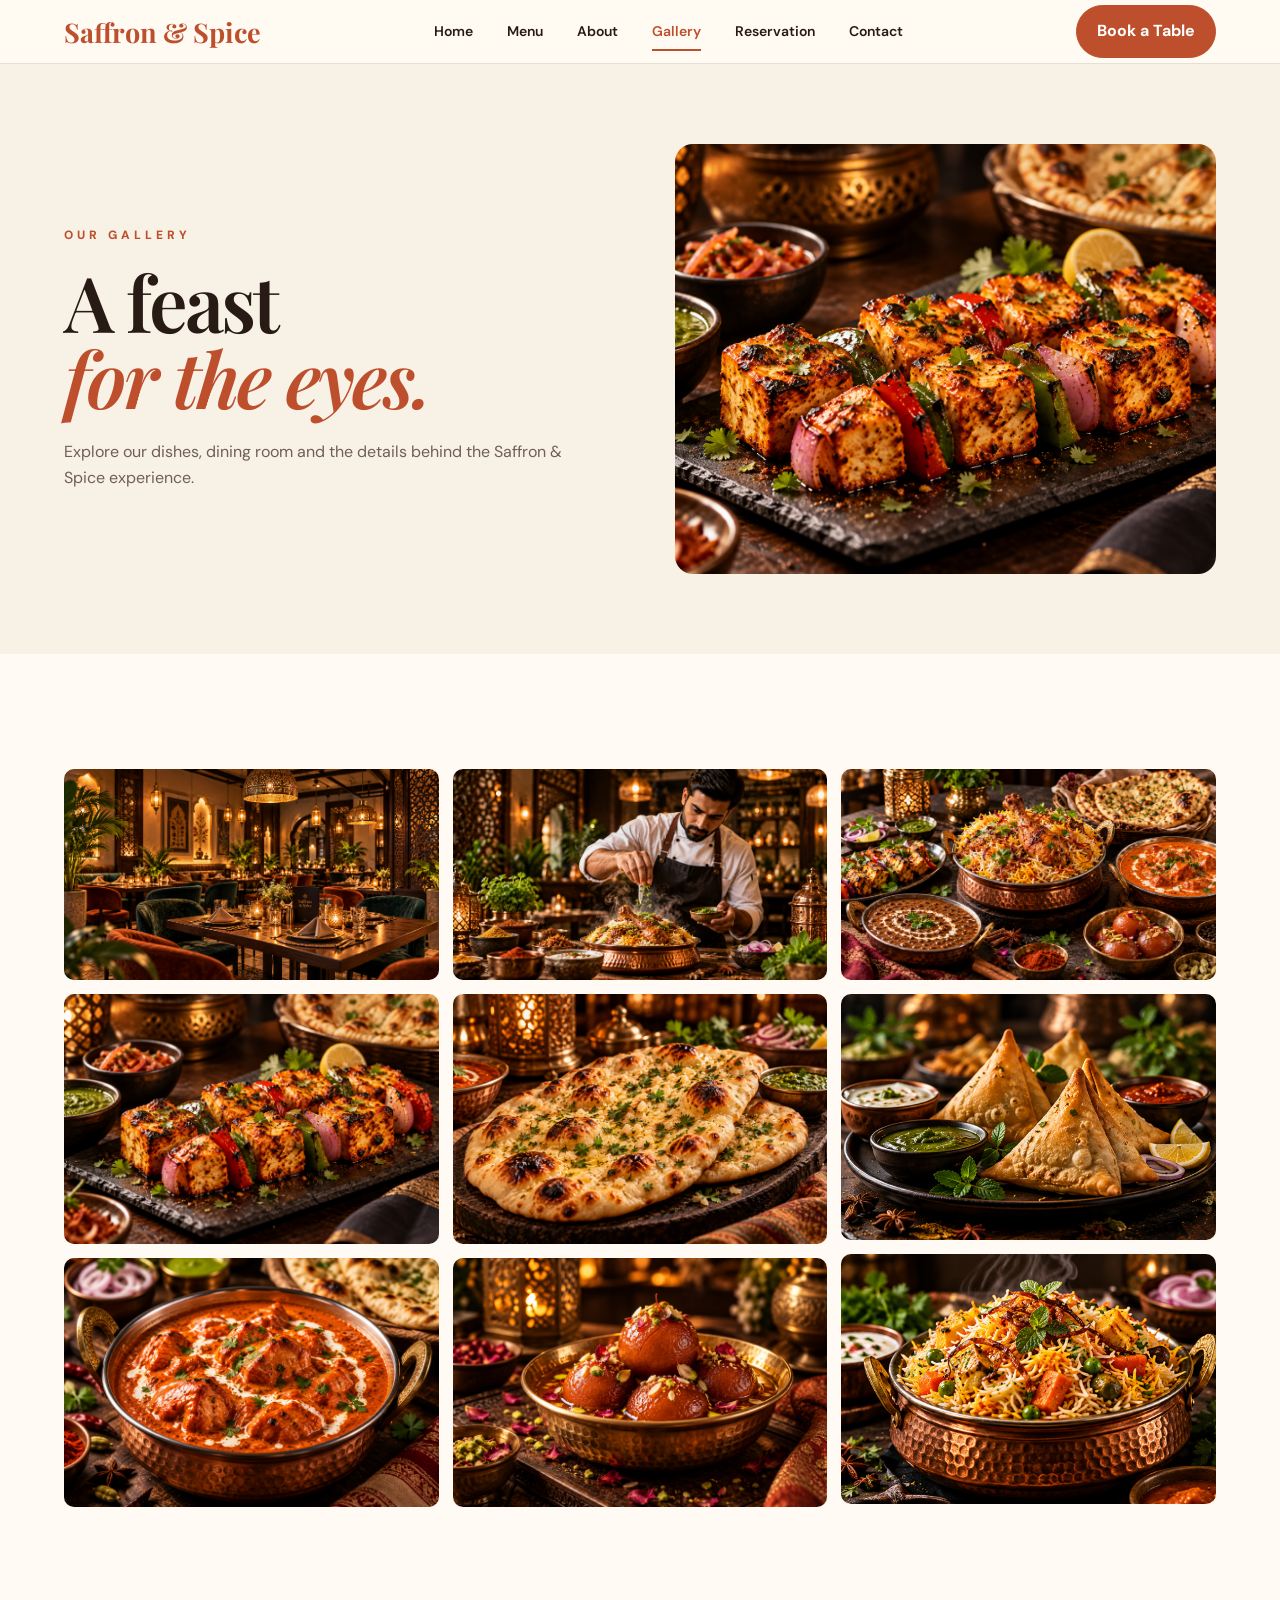
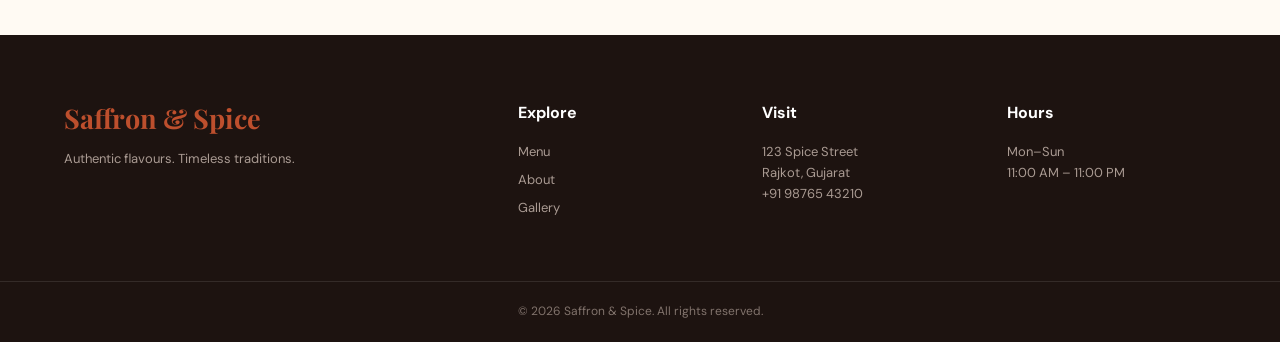
<file: gallery.html>
<!DOCTYPE html>
<html lang="en">

<head>

    <meta charset="UTF-8">

    <meta
        name="viewport"
        content="width=device-width, initial-scale=1.0"
    >

    <meta
        name="description"
        content="Explore the food and dining experience at Saffron & Spice."
    >

    <meta
        name="theme-color"
        content="#bd4f2d"
    >

    <title>Gallery | Saffron & Spice</title>


    <!-- ==================== GOOGLE FONTS ==================== -->

    <link
        rel="preconnect"
        href="https://fonts.googleapis.com"
    >

    <link
        rel="preconnect"
        href="https://fonts.gstatic.com"
        crossorigin
    >

    <link
        href="https://fonts.googleapis.com/css2?family=DM+Sans:wght@400;500;600;700&family=Playfair+Display:ital,wght@0,500;0,600;0,700;1,500;1,600&display=swap"
        rel="stylesheet"
    >


    <!-- ==================== FAVICON ==================== -->

    <link
        rel="icon"
        href="favicon.svg"
    >


    <!-- ==================== CSS ==================== -->

    <link
        rel="stylesheet"
        href="css/style.css"
    >

    <link
        rel="stylesheet"
        href="css/responsive.css"
    >

</head>


<body>


    <!-- ==================== HEADER ==================== -->

    <header class="site-header">

        <!-- Logo -->
        <a
            class="logo"
            href="index.html"
        >
            Saffron &amp; Spice
        </a>


        <!-- Mobile Menu Button -->
        <button
            class="menu-toggle"
            aria-label="Open menu"
            aria-expanded="false"
        >
            <span></span>
            <span></span>
            <span></span>
        </button>


        <!-- Navigation -->
        <nav class="site-nav">

            <a href="index.html">
                Home
            </a>

            <a href="menu.html">
                Menu
            </a>

            <a href="about.html">
                About
            </a>

            <a
                class="active"
                href="gallery.html"
            >
                Gallery
            </a>

            <a href="reservation.html">
                Reservation
            </a>

            <a href="contact.html">
                Contact
            </a>

        </nav>


        <!-- Reservation Button -->
        <a
            class="button button-small"
            href="reservation.html"
        >
            Book a Table
        </a>

    </header>


    <!-- ==================== MAIN CONTENT ==================== -->

    <main>


        <!-- ==================== PAGE HERO ==================== -->

        <section class="page-hero section-shell">

            <div>

                <p class="eyebrow">
                    OUR GALLERY
                </p>

                <h1>
                    A feast
                    <br>
                    <em>for the eyes.</em>
                </h1>

                <p>
                    Explore our dishes, dining room and the details
                    behind the Saffron &amp; Spice experience.
                </p>

            </div>


            <div class="page-hero-image">

                <img
                    src="images/paneer-tikka.png"
                    alt="Paneer tikka"
                >

            </div>

        </section>


        <!-- ==================== GALLERY ==================== -->

        <section class="section section-soft">

            <div class="section-shell">

                <div class="gallery-masonry">


                    <!-- Gallery Image 1 -->
                    <img
                        src="images/restaurant.png"
                        alt="Saffron & Spice gallery image"
                    >


                    <!-- Gallery Image 2 -->
                    <img
                        src="images/paneer.png"
                        alt="Saffron & Spice gallery image"
                    >


                    <!-- Gallery Image 3 -->
                    <img
                        src="images/butter-chicken.png"
                        alt="Saffron & Spice gallery image"
                    >


                    <!-- Gallery Image 4 -->
                    <img
                        src="images/chef.png"
                        alt="Saffron & Spice gallery image"
                    >


                    <!-- Gallery Image 5 -->
                    <img
                        src="images/naan.png"
                        alt="Saffron & Spice gallery image"
                    >


                    <!-- Gallery Image 6 -->
                    <img
                        src="images/gulab-jamun.png"
                        alt="Saffron & Spice gallery image"
                    >


                    <!-- Gallery Image 7 -->
                    <img
                        src="images/biryanii.png"
                        alt="Saffron & Spice gallery image"
                    >


                    <!-- Gallery Image 8 -->
                    <img
                        src="images/samosa.png"
                        alt="Saffron & Spice gallery image"
                    >
                    

                    <!-- Gallery Image 9 -->
                    <img
                        src="images/veg-biryani.png"
                        alt="Saffron & Spice gallery image"
                    >

                </div>

            </div>

        </section>

    </main>


    <!-- ==================== FOOTER ==================== -->

    <footer class="site-footer">

        <div class="section-shell footer-grid">


            <!-- Brand -->
            <div>

                <a
                    class="logo"
                    href="index.html"
                >
                    Saffron &amp; Spice
                </a>

                <p>
                    Authentic flavours. Timeless traditions.
                </p>

            </div>


            <!-- Explore -->
            <div>

                <h4>
                    Explore
                </h4>

                <a href="menu.html">
                    Menu
                </a>

                <a href="about.html">
                    About
                </a>

                <a href="gallery.html">
                    Gallery
                </a>

            </div>


            <!-- Visit -->
            <div>

                <h4>
                    Visit
                </h4>

                <p>
                    123 Spice Street
                    <br>
                    Rajkot, Gujarat
                </p>

                <p>
                    +91 98765 43210
                </p>

            </div>


            <!-- Opening Hours -->
            <div>

                <h4>
                    Hours
                </h4>

                <p>
                    Mon–Sun
                    <br>
                    11:00 AM – 11:00 PM
                </p>

            </div>

        </div>


        <!-- Footer Bottom -->
        <div class="footer-bottom">

            © 2026 Saffron &amp; Spice. All rights reserved.

        </div>

    </footer>


    <!-- ==================== JAVASCRIPT ==================== -->

    <script src="js/main.js"></script>

</body>

</html>
</file>
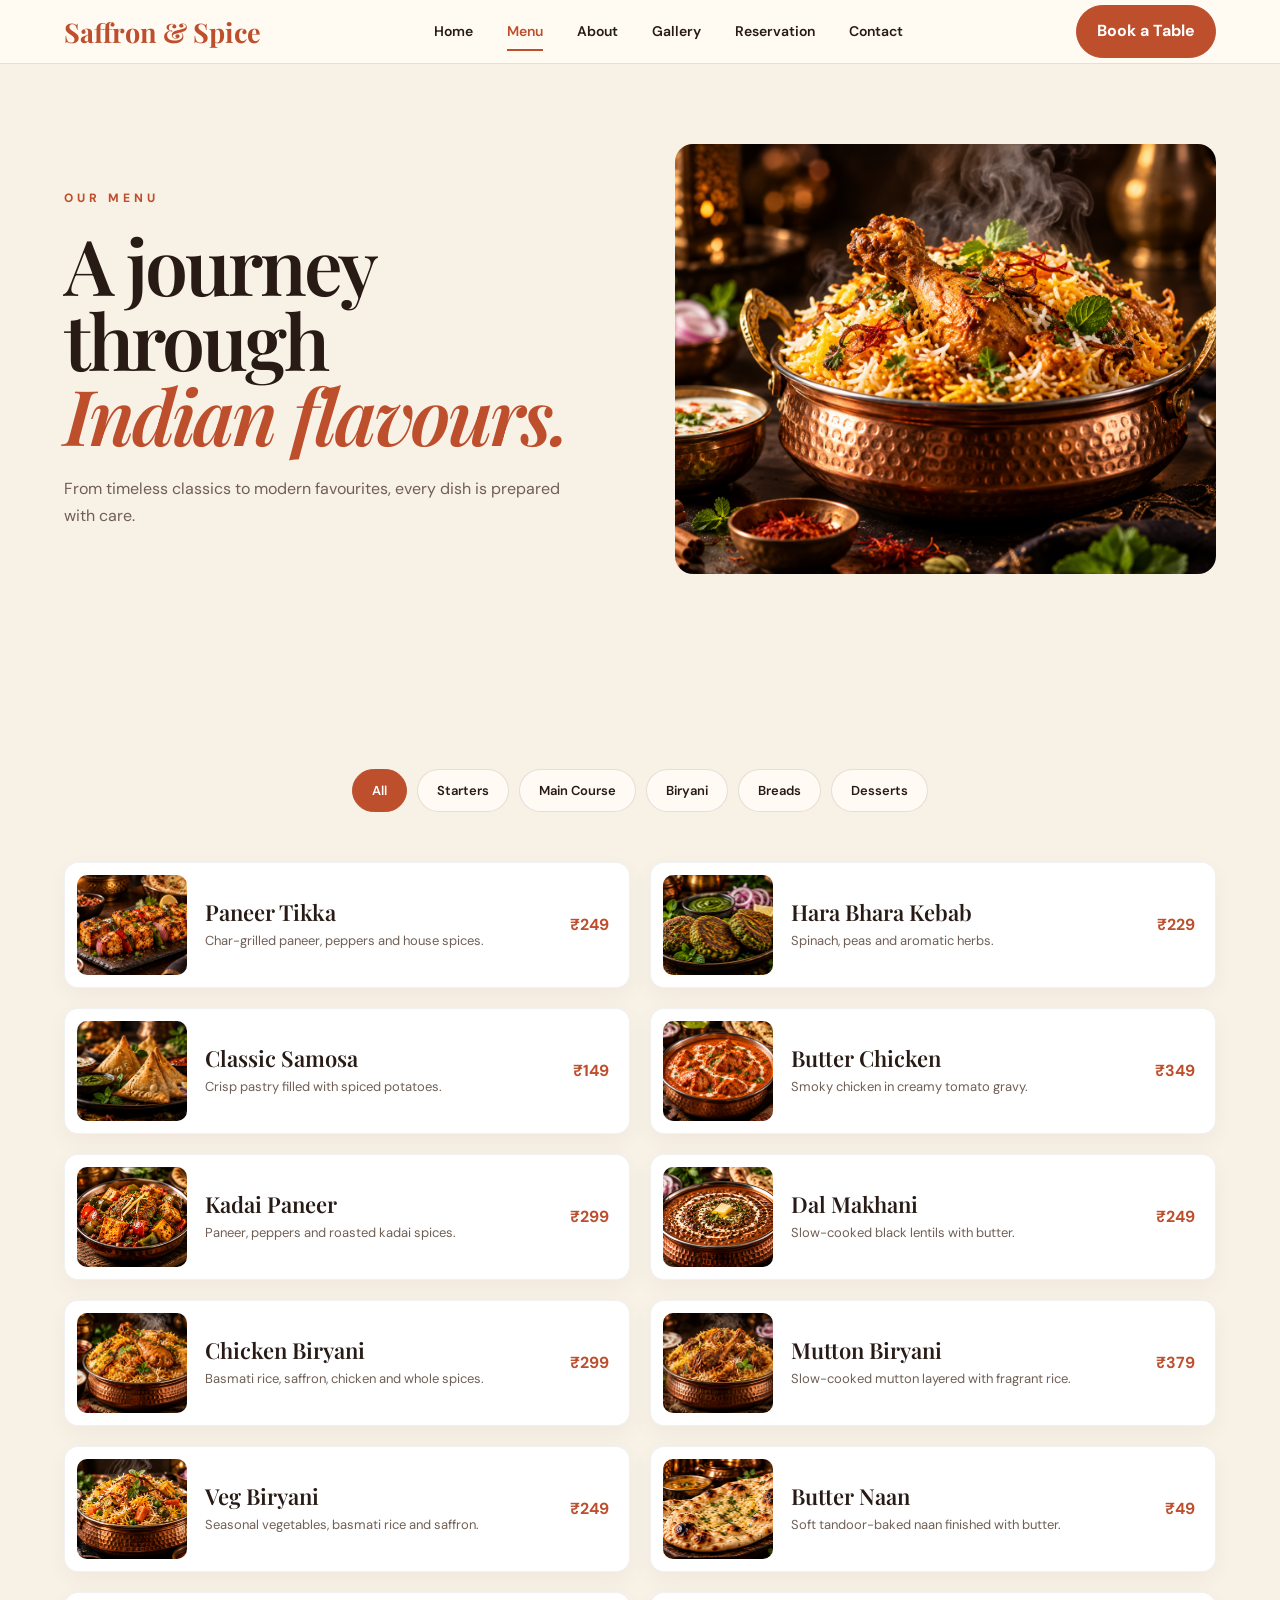
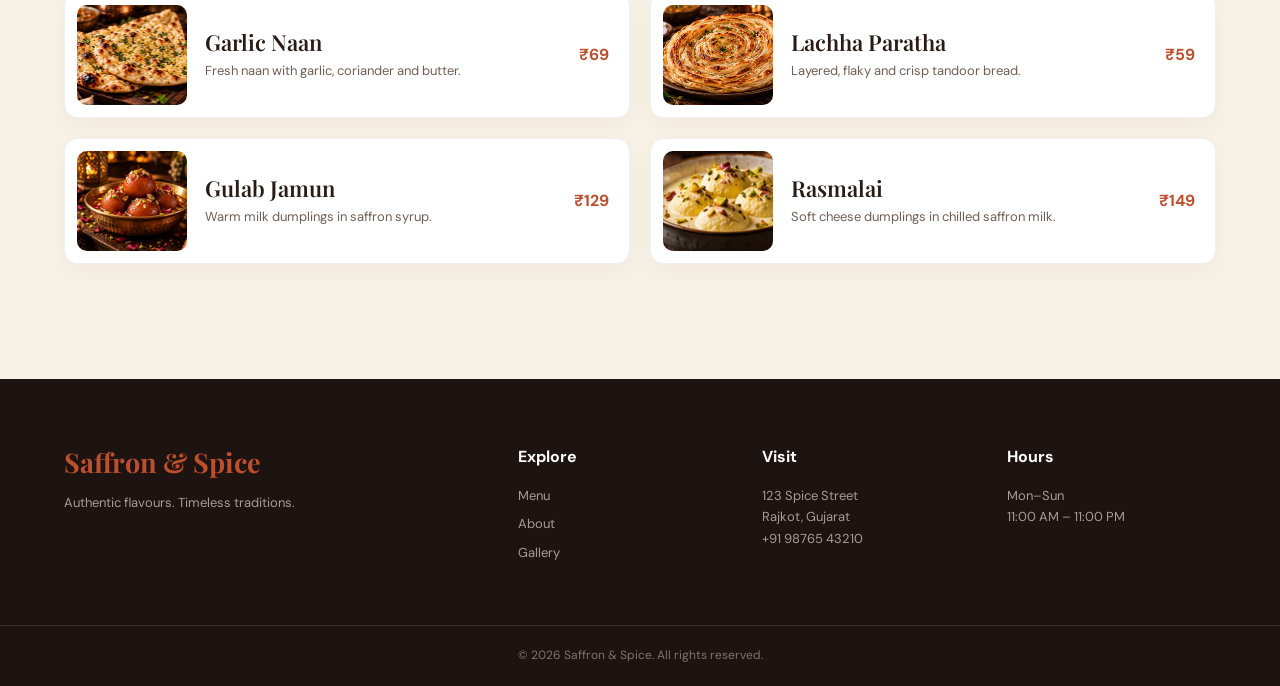
<file: menu.html>
<!DOCTYPE html>
<html lang="en">

<head>

    <meta charset="UTF-8">

    <meta
        name="viewport"
        content="width=device-width, initial-scale=1.0"
    >

    <meta
        name="description"
        content="Explore the Saffron & Spice Indian restaurant menu."
    >

    <meta
        name="theme-color"
        content="#bd4f2d"
    >

    <title>Menu | Saffron & Spice</title>


    <!-- ==================== GOOGLE FONTS ==================== -->

    <link
        rel="preconnect"
        href="https://fonts.googleapis.com"
    >

    <link
        rel="preconnect"
        href="https://fonts.gstatic.com"
        crossorigin
    >

    <link
        href="https://fonts.googleapis.com/css2?family=DM+Sans:wght@400;500;600;700&family=Playfair+Display:ital,wght@0,500;0,600;0,700;1,500;1,600&display=swap"
        rel="stylesheet"
    >


    <!-- ==================== FAVICON ==================== -->

    <link
        rel="icon"
        href="favicon.svg"
    >


    <!-- ==================== CSS ==================== -->

    <link
        rel="stylesheet"
        href="css/style.css"
    >

    <link
        rel="stylesheet"
        href="css/responsive.css"
    >

</head>


<body>


    <!-- ==================== HEADER ==================== -->

    <header class="site-header">

        <a
            class="logo"
            href="index.html"
        >
            Saffron &amp; Spice
        </a>


        <button
            class="menu-toggle"
            aria-label="Open menu"
            aria-expanded="false"
        >
            <span></span>
            <span></span>
            <span></span>
        </button>


        <nav class="site-nav">

            <a href="index.html">
                Home
            </a>

            <a
                class="active"
                href="menu.html"
            >
                Menu
            </a>

            <a href="about.html">
                About
            </a>

            <a href="gallery.html">
                Gallery
            </a>

            <a href="reservation.html">
                Reservation
            </a>

            <a href="contact.html">
                Contact
            </a>

        </nav>


        <a
            class="button button-small"
            href="reservation.html"
        >
            Book a Table
        </a>

    </header>


    <!-- ==================== MAIN ==================== -->

    <main>


        <!-- ==================== PAGE HERO ==================== -->

        <section class="page-hero section-shell">

            <div>

                <p class="eyebrow">
                    OUR MENU
                </p>

                <h1>
                    A journey through
                    <br>
                    <em>Indian flavours.</em>
                </h1>

                <p>
                    From timeless classics to modern favourites,
                    every dish is prepared with care.
                </p>

            </div>


            <div class="page-hero-image">

                <img
                    src="images/biryani.png"
                    alt="Indian biryani"
                >

            </div>

        </section>


        <!-- ==================== MENU ==================== -->

        <section class="section menu-page">

            <div class="section-shell">


                <!-- FILTERS -->

                <div class="filter-bar">

                    <button
                        class="filter active"
                        type="button"
                        data-filter="all"
                    >
                        All
                    </button>

                    <button
                        class="filter"
                        type="button"
                        data-filter="starter"
                    >
                        Starters
                    </button>

                    <button
                        class="filter"
                        type="button"
                        data-filter="main"
                    >
                        Main Course
                    </button>

                    <button
                        class="filter"
                        type="button"
                        data-filter="biryani"
                    >
                        Biryani
                    </button>

                    <button
                        class="filter"
                        type="button"
                        data-filter="bread"
                    >
                        Breads
                    </button>

                    <button
                        class="filter"
                        type="button"
                        data-filter="dessert"
                    >
                        Desserts
                    </button>

                </div>


                <!-- MENU ITEMS -->

                <div class="menu-list">


                    <!-- STARTERS -->

                    <article
                        class="menu-item"
                        data-category="starter"
                    >

                        <img
                            src="images/paneer-tikka.png"
                            alt="Paneer Tikka"
                        >

                        <div class="menu-item-content">

                            <h3>
                                Paneer Tikka
                            </h3>

                            <p>
                                Char-grilled paneer, peppers and house spices.
                            </p>

                        </div>

                        <strong>
                            ₹249
                        </strong>

                    </article>


                    <article
                        class="menu-item"
                        data-category="starter"
                    >

                        <img
                            src="images/kebab.png"
                            alt="Hara Bhara Kebab"
                        >

                        <div class="menu-item-content">

                            <h3>
                                Hara Bhara Kebab
                            </h3>

                            <p>
                                Spinach, peas and aromatic herbs.
                            </p>

                        </div>

                        <strong>
                            ₹229
                        </strong>

                    </article>


                    <article
                        class="menu-item"
                        data-category="starter"
                    >

                        <img
                            src="images/samosa.png"
                            alt="Classic Samosa"
                        >

                        <div class="menu-item-content">

                            <h3>
                                Classic Samosa
                            </h3>

                            <p>
                                Crisp pastry filled with spiced potatoes.
                            </p>

                        </div>

                        <strong>
                            ₹149
                        </strong>

                    </article>


                    <!-- MAIN COURSE -->

                    <article
                        class="menu-item"
                        data-category="main"
                    >

                        <img
                            src="images/butter-chicken.png"
                            alt="Butter Chicken"
                        >

                        <div class="menu-item-content">

                            <h3>
                                Butter Chicken
                            </h3>

                            <p>
                                Smoky chicken in creamy tomato gravy.
                            </p>

                        </div>

                        <strong>
                            ₹349
                        </strong>

                    </article>


                    <article
                        class="menu-item"
                        data-category="main"
                    >

                        <img
                            src="images/kadai-paneer.png"
                            alt="Kadai Paneer"
                        >

                        <div class="menu-item-content">

                            <h3>
                                Kadai Paneer
                            </h3>

                            <p>
                                Paneer, peppers and roasted kadai spices.
                            </p>

                        </div>

                        <strong>
                            ₹299
                        </strong>

                    </article>


                    <article
                        class="menu-item"
                        data-category="main"
                    >

                        <img
                            src="images/dal-makhani.png"
                            alt="Dal Makhani"
                        >

                        <div class="menu-item-content">

                            <h3>
                                Dal Makhani
                            </h3>

                            <p>
                                Slow-cooked black lentils with butter.
                            </p>

                        </div>

                        <strong>
                            ₹249
                        </strong>

                    </article>


                    <!-- BIRYANI -->

                    <article
                        class="menu-item"
                        data-category="biryani"
                    >

                        <img
                            src="images/chicken-biryani.png"
                            alt="Chicken Biryani"
                        >

                        <div class="menu-item-content">

                            <h3>
                                Chicken Biryani
                            </h3>

                            <p>
                                Basmati rice, saffron, chicken and whole spices.
                            </p>

                        </div>

                        <strong>
                            ₹299
                        </strong>

                    </article>


                    <article
                        class="menu-item"
                        data-category="biryani"
                    >

                        <img
                            src="images/mutton-biryani.png"
                            alt="Mutton Biryani"
                        >

                        <div class="menu-item-content">

                            <h3>
                                Mutton Biryani
                            </h3>

                            <p>
                                Slow-cooked mutton layered with fragrant rice.
                            </p>

                        </div>

                        <strong>
                            ₹379
                        </strong>

                    </article>


                    <article
                        class="menu-item"
                        data-category="biryani"
                    >

                        <img
                            src="images/veg-biryani.png"
                            alt="Veg Biryani"
                        >

                        <div class="menu-item-content">

                            <h3>
                                Veg Biryani
                            </h3>

                            <p>
                                Seasonal vegetables, basmati rice and saffron.
                            </p>

                        </div>

                        <strong>
                            ₹249
                        </strong>

                    </article>


                    <!-- BREADS -->

                    <article
                        class="menu-item"
                        data-category="bread"
                    >

                        <img
                            src="images/butter-naan.png"
                            alt="Butter Naan"
                        >

                        <div class="menu-item-content">

                            <h3>
                                Butter Naan
                            </h3>

                            <p>
                                Soft tandoor-baked naan finished with butter.
                            </p>

                        </div>

                        <strong>
                            ₹49
                        </strong>

                    </article>


                    <article
                        class="menu-item"
                        data-category="bread"
                    >

                        <img
                            src="images/garlic-naan.png"
                            alt="Garlic Naan"
                        >

                        <div class="menu-item-content">

                            <h3>
                                Garlic Naan
                            </h3>

                            <p>
                                Fresh naan with garlic, coriander and butter.
                            </p>

                        </div>

                        <strong>
                            ₹69
                        </strong>

                    </article>


                    <article
                        class="menu-item"
                        data-category="bread"
                    >

                        <img
                            src="images/lachha-paratha.png"
                            alt="Lachha Paratha"
                        >

                        <div class="menu-item-content">

                            <h3>
                                Lachha Paratha
                            </h3>

                            <p>
                                Layered, flaky and crisp tandoor bread.
                            </p>

                        </div>

                        <strong>
                            ₹59
                        </strong>

                    </article>


                    <!-- DESSERTS -->

                    <article
                        class="menu-item"
                        data-category="dessert"
                    >

                        <img
                            src="images/gulab-jamun.png"
                            alt="Gulab Jamun"
                        >

                        <div class="menu-item-content">

                            <h3>
                                Gulab Jamun
                            </h3>

                            <p>
                                Warm milk dumplings in saffron syrup.
                            </p>

                        </div>

                        <strong>
                            ₹129
                        </strong>

                    </article>


                    <article
                        class="menu-item"
                        data-category="dessert"
                    >

                        <img
                            src="images/rasmalai.png"
                            alt="Rasmalai"
                        >

                        <div class="menu-item-content">

                            <h3>
                                Rasmalai
                            </h3>

                            <p>
                                Soft cheese dumplings in chilled saffron milk.
                            </p>

                        </div>

                        <strong>
                            ₹149
                        </strong>

                    </article>

                </div>

            </div>

        </section>

    </main>


    <!-- ==================== FOOTER ==================== -->

    <footer class="site-footer">

        <div class="section-shell footer-grid">

            <div>

                <a
                    class="logo"
                    href="index.html"
                >
                    Saffron &amp; Spice
                </a>

                <p>
                    Authentic flavours. Timeless traditions.
                </p>

            </div>


            <div>

                <h4>
                    Explore
                </h4>

                <a href="menu.html">
                    Menu
                </a>

                <a href="about.html">
                    About
                </a>

                <a href="gallery.html">
                    Gallery
                </a>

            </div>


            <div>

                <h4>
                    Visit
                </h4>

                <p>
                    123 Spice Street
                    <br>
                    Rajkot, Gujarat
                </p>

                <p>
                    +91 98765 43210
                </p>

            </div>


            <div>

                <h4>
                    Hours
                </h4>

                <p>
                    Mon–Sun
                    <br>
                    11:00 AM – 11:00 PM
                </p>

            </div>

        </div>


        <div class="footer-bottom">

            © 2026 Saffron &amp; Spice. All rights reserved.

        </div>

    </footer>


    <script src="js/main.js"></script>

</body>

</html>
</file>
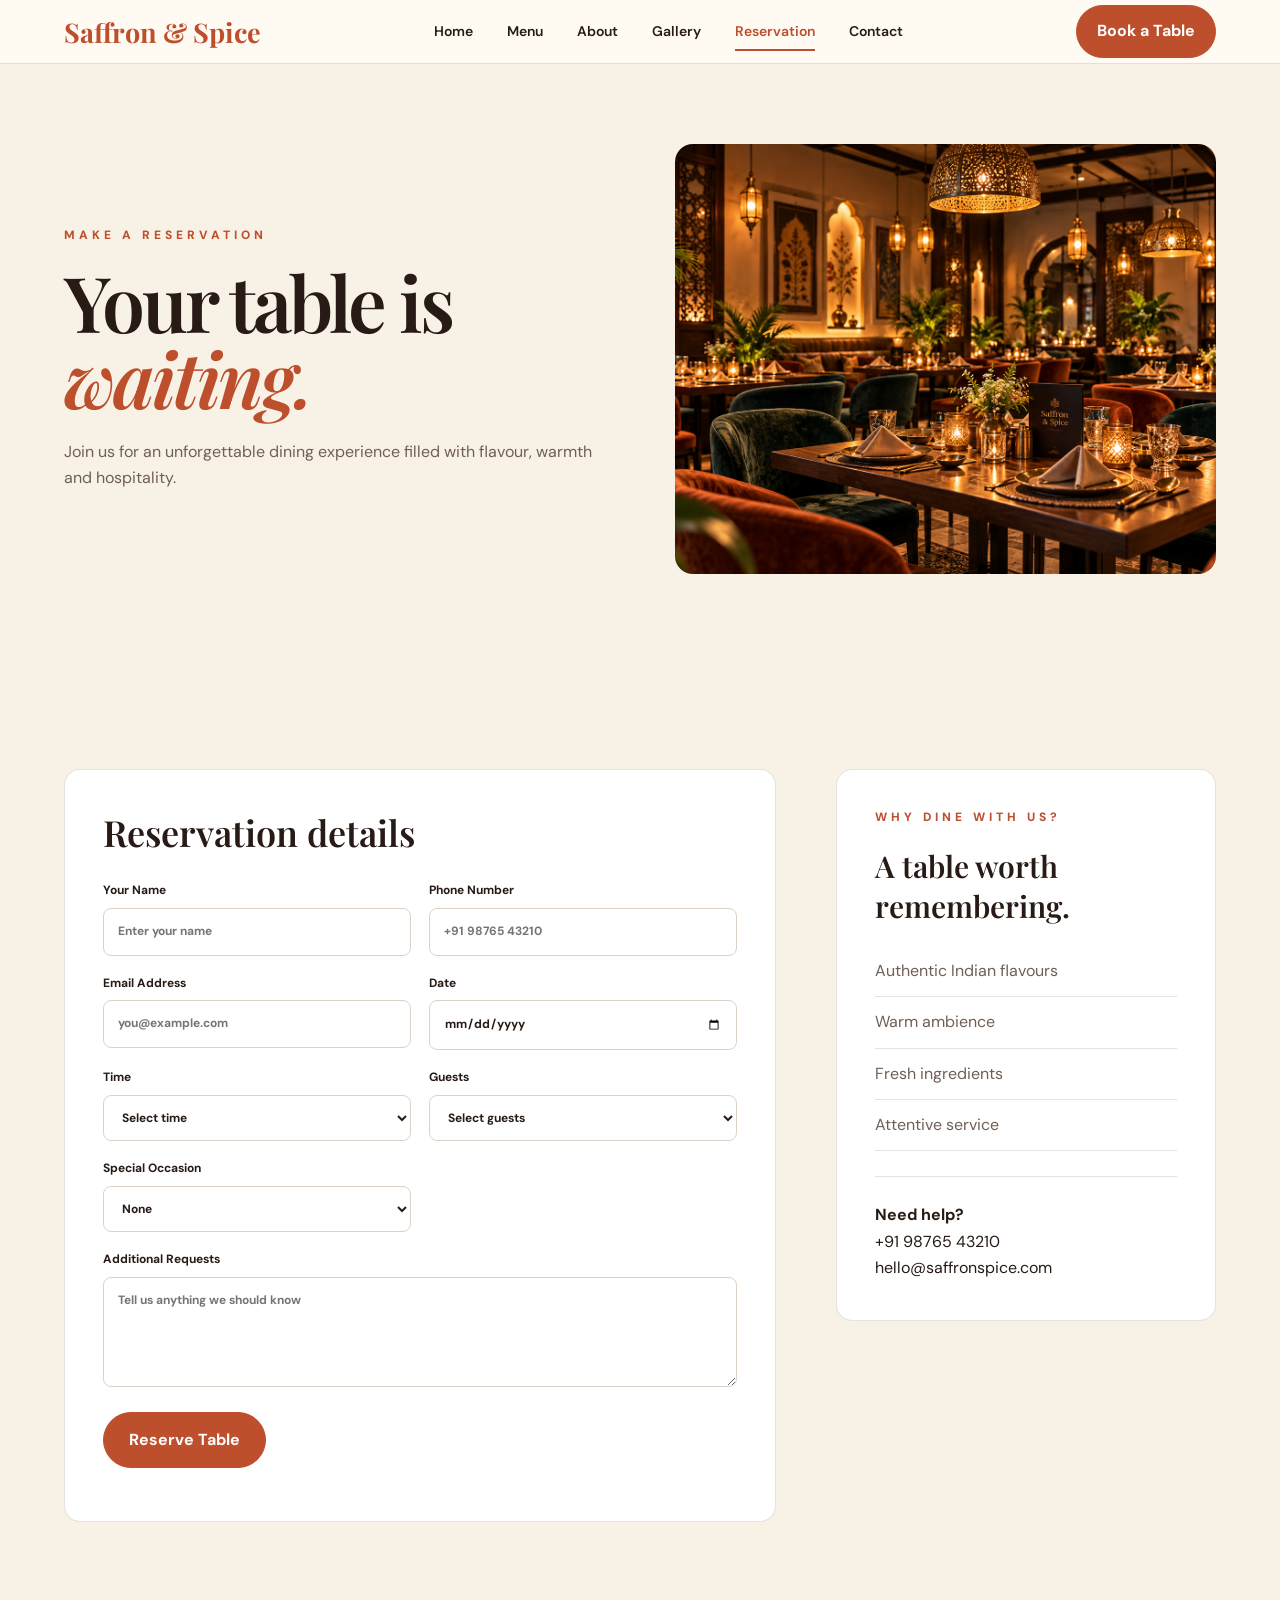
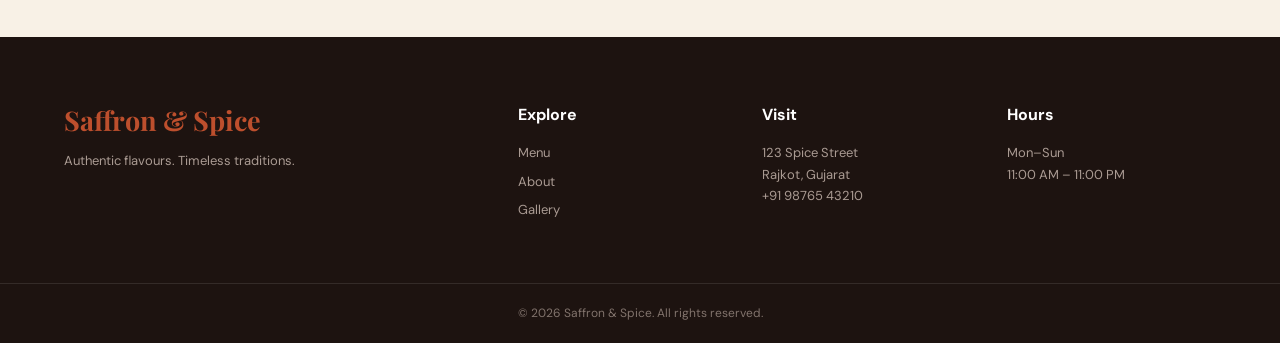
<file: reservation.html>
<!DOCTYPE html>
<html lang="en">

<head>

    <meta charset="UTF-8">

    <meta
        name="viewport"
        content="width=device-width, initial-scale=1.0"
    >

    <meta
        name="description"
        content="Reserve a table at Saffron & Spice."
    >

    <meta
        name="theme-color"
        content="#bd4f2d"
    >

    <title>Reservation | Saffron & Spice</title>


    <!-- ==================== GOOGLE FONTS ==================== -->

    <link
        rel="preconnect"
        href="https://fonts.googleapis.com"
    >

    <link
        rel="preconnect"
        href="https://fonts.gstatic.com"
        crossorigin
    >

    <link
        href="https://fonts.googleapis.com/css2?family=DM+Sans:wght@400;500;600;700&family=Playfair+Display:ital,wght@0,500;0,600;0,700;1,500;1,600&display=swap"
        rel="stylesheet"
    >


    <!-- ==================== FAVICON ==================== -->

    <link
        rel="icon"
        href="favicon.svg"
    >


    <!-- ==================== CSS ==================== -->

    <link
        rel="stylesheet"
        href="css/style.css"
    >

    <link
        rel="stylesheet"
        href="css/responsive.css"
    >

</head>


<body>


    <!-- ==================== HEADER ==================== -->

    <header class="site-header">

        <!-- Logo -->
        <a
            class="logo"
            href="index.html"
        >
            Saffron &amp; Spice
        </a>


        <!-- Mobile Menu Button -->
        <button
            class="menu-toggle"
            aria-label="Open menu"
            aria-expanded="false"
        >
            <span></span>
            <span></span>
            <span></span>
        </button>


        <!-- Navigation -->
        <nav class="site-nav">

            <a href="index.html">
                Home
            </a>

            <a href="menu.html">
                Menu
            </a>

            <a href="about.html">
                About
            </a>

            <a href="gallery.html">
                Gallery
            </a>

            <a  class="active"
                href="reservation.html">
                Reservation
            </a>

            <a
                href="contact.html"
            >
                Contact
            </a>

        </nav>


        <!-- Reservation Button -->
        <a
            class="button button-small"
            href="reservation.html"
        >
            Book a Table
        </a>

    </header>


    <!-- ==================== MAIN CONTENT ==================== -->

    <main>


        <!-- ==================== PAGE HERO ==================== -->

        <section class="page-hero section-shell">

            <div>

                <p class="eyebrow">
                    MAKE A RESERVATION
                </p>

                <h1>
                    Your table is
                    <br>
                    <em>waiting.</em>
                </h1>

                <p>
                    Join us for an unforgettable dining experience
                    filled with flavour, warmth and hospitality.
                </p>

            </div>


            <div class="page-hero-image">

                <img
                    src="images/restaurant.png"
                    alt="Restaurant dining room"
                >

            </div>

        </section>


        <!-- ==================== RESERVATION SECTION ==================== -->

        <section class="section section-shell reservation-layout">


            <!-- ==================== RESERVATION FORM ==================== -->

            <form
                class="reservation-form"
                id="reservationForm"
            >

                <h2>
                    Reservation details
                </h2>


                <div class="form-grid">


                    <!-- Name -->
                    <label>

                        Your Name

                        <input
                            name="name"
                            type="text"
                            placeholder="Enter your name"
                            required
                        >

                    </label>


                    <!-- Phone -->
                    <label>

                        Phone Number

                        <input
                            name="phone"
                            type="tel"
                            placeholder="+91 98765 43210"
                            required
                        >

                    </label>


                    <!-- Email -->
                    <label>

                        Email Address

                        <input
                            name="email"
                            type="email"
                            placeholder="you@example.com"
                            required
                        >

                    </label>


                    <!-- Date -->
                    <label>

                        Date

                        <input
                            name="date"
                            type="date"
                            required
                        >

                    </label>


                    <!-- Time -->
                    <label>

                        Time

                        <select
                            name="time"
                            required
                        >

                            <option value="">
                                Select time
                            </option>

                            <option value="12:30 PM">
                                12:30 PM
                            </option>

                            <option value="1:30 PM">
                                1:30 PM
                            </option>

                            <option value="7:00 PM">
                                7:00 PM
                            </option>

                            <option value="8:00 PM">
                                8:00 PM
                            </option>

                            <option value="9:00 PM">
                                9:00 PM
                            </option>

                        </select>

                    </label>


                    <!-- Guests -->
                    <label>

                        Guests

                        <select
                            name="guests"
                            required
                        >

                            <option value="">
                                Select guests
                            </option>

                            <option value="1-2">
                                1–2 Guests
                            </option>

                            <option value="3-4">
                                3–4 Guests
                            </option>

                            <option value="5-6">
                                5–6 Guests
                            </option>

                            <option value="7+">
                                7+ Guests
                            </option>

                        </select>

                    </label>


                    <!-- Special Occasion -->
                    <label>

                        Special Occasion

                        <select
                            name="occasion"
                        >

                            <option value="none">
                                None
                            </option>

                            <option value="birthday">
                                Birthday
                            </option>

                            <option value="anniversary">
                                Anniversary
                            </option>

                            <option value="business-dinner">
                                Business Dinner
                            </option>

                        </select>

                    </label>


                    <!-- Additional Requests -->
                    <label>

                        Additional Requests

                        <textarea
                            name="requests"
                            placeholder="Tell us anything we should know"
                        ></textarea>

                    </label>

                </div>


                <!-- Submit Button -->
                <button
                    class="button"
                    type="submit"
                >
                    Reserve Table
                </button>


                <!-- Form Message -->
                <p
                    class="form-message"
                    id="formMessage"
                ></p>

            </form>


            <!-- ==================== INFORMATION CARD ==================== -->

            <aside class="info-card">

                <p class="eyebrow">
                    WHY DINE WITH US?
                </p>

                <h3>
                    A table worth remembering.
                </h3>


                <ul>

                    <li>
                        Authentic Indian flavours
                    </li>

                    <li>
                        Warm ambience
                    </li>

                    <li>
                        Fresh ingredients
                    </li>

                    <li>
                        Attentive service
                    </li>

                </ul>


                <hr>


                <p>

                    <strong>
                        Need help?
                    </strong>

                    <br>

                    +91 98765 43210

                    <br>

                    hello@saffronspice.com

                </p>

            </aside>

        </section>

    </main>


    <!-- ==================== FOOTER ==================== -->

    <footer class="site-footer">

        <div class="section-shell footer-grid">


            <!-- Brand -->
            <div>

                <a
                    class="logo"
                    href="index.html"
                >
                    Saffron &amp; Spice
                </a>

                <p>
                    Authentic flavours. Timeless traditions.
                </p>

            </div>


            <!-- Explore -->
            <div>

                <h4>
                    Explore
                </h4>

                <a href="menu.html">
                    Menu
                </a>

                <a href="about.html">
                    About
                </a>

                <a href="gallery.html">
                    Gallery
                </a>

            </div>


            <!-- Visit -->
            <div>

                <h4>
                    Visit
                </h4>

                <p>
                    123 Spice Street
                    <br>
                    Rajkot, Gujarat
                </p>

                <p>
                    +91 98765 43210
                </p>

            </div>


            <!-- Opening Hours -->
            <div>

                <h4>
                    Hours
                </h4>

                <p>
                    Mon–Sun
                    <br>
                    11:00 AM – 11:00 PM
                </p>

            </div>

        </div>


        <!-- Footer Bottom -->
        <div class="footer-bottom">

            © 2026 Saffron &amp; Spice. All rights reserved.

        </div>

    </footer>


    <!-- ==================== JAVASCRIPT ==================== -->

    <script src="js/main.js"></script>

</body>

</html>
</file>
<file: css/style.css>
/* ============================================================
   1. ROOT VARIABLES
   ============================================================ */

:root {
    --cream: #f8f1e6;
    --cream2: #fffaf3;
    --brown: #281b16;
    --muted: #705f55;
    --terra: #bd4f2d;
    --gold: #d99b32;
    --line: rgba(40, 27, 22, 0.12);
    --dark: #241712;

    --max: 1180px;

    --radius-sm: 8px;
    --radius-md: 12px;
    --radius-lg: 16px;

    --shadow-sm: 0 8px 25px rgba(40, 27, 22, 0.05);
    --shadow-md: 0 15px 35px rgba(40, 27, 22, 0.09);
    --shadow-lg: 0 25px 60px rgba(40, 27, 22, 0.14);

    --transition: 0.25s ease;
}


/* ============================================================
   2. GLOBAL RESET
   ============================================================ */

* {
    box-sizing: border-box;
    margin: 0;
    padding: 0;
}

html {
    scroll-behavior: smooth;
}

body {
    font-family: "DM Sans", sans-serif;
    background: var(--cream);
    color: var(--brown);
    line-height: 1.65;
    overflow-x: hidden;
}

img {
    width: 100%;
    display: block;
}

button,
input,
select,
textarea {
    font: inherit;
}

button {
    cursor: pointer;
}

a {
    text-decoration: none;
    color: inherit;
}

ul,
ol {
    margin: 0;
    padding: 0;
}

::selection {
    background: var(--terra);
    color: #fff;
}


/* ============================================================
   3. COMMON LAYOUT
   ============================================================ */

.section-shell {
    width: min(var(--max), 90%);
    margin-inline: auto;
}

.section {
    padding: 115px 0;
}

.section-soft {
    background: var(--cream2);
}


/* ============================================================
   4. HEADER & NAVIGATION
   ============================================================ */

.site-header {
    height: 64px;
    padding: 0 5%;

    display: flex;
    align-items: center;
    justify-content: space-between;

    background: rgba(255, 250, 243, 0.96);
    border-bottom: 1px solid var(--line);

    position: sticky;
    top: 0;
    z-index: 1000;

    backdrop-filter: blur(10px);
}

.logo {
    font:
        700 27px
        "Playfair Display",
        serif;

    color: var(--terra);
}

.site-nav {
    display: flex;
    align-items: center;
    gap: 34px;
}

.site-nav a {
    position: relative;

    font-size: 14px;
    font-weight: 600;

    padding: 8px 0;

    transition: color var(--transition);
}

.site-nav a::after {
    content: "";

    position: absolute;

    left: 0;
    bottom: 0;

    width: 0;
    height: 2px;

    background: var(--terra);

    transition: width var(--transition);
}

.site-nav a.active,
.site-nav a:hover {
    color: var(--terra);
}

.site-nav a.active::after,
.site-nav a:hover::after {
    width: 100%;
}


/* ============================================================
   5. MOBILE MENU BUTTON
   ============================================================ */

.menu-toggle {
    display: none;

    width: 42px;
    height: 42px;

    border: 1px solid var(--line);
    border-radius: 8px;

    background: var(--cream2);
    color: var(--brown);

    font-size: 22px;

    align-items: center;
    justify-content: center;
}


/* ============================================================
   6. BUTTONS
   ============================================================ */

.button {
    display: inline-flex;
    align-items: center;
    justify-content: center;

    border: 1px solid var(--terra);
    background: var(--terra);
    color: #fff;

    padding: 14px 25px;

    border-radius: 999px;

    font-weight: 700;

    transition:
        background var(--transition),
        border-color var(--transition),
        transform var(--transition),
        box-shadow var(--transition);
}

.button:hover {
    background: var(--brown);
    border-color: var(--brown);

    transform: translateY(-2px);

    box-shadow: var(--shadow-sm);
}

.button-small {
    padding: 12px 20px;
}

.button-outline {
    background: transparent;
    color: var(--terra);
}

.button-outline:hover {
    background: var(--terra);
    border-color: var(--terra);
    color: #fff;
}

.button-light {
    background: #fff;
    color: var(--brown);
    border-color: #fff;
}

.button-light:hover {
    background: var(--brown);
    color: #fff;
    border-color: var(--brown);
}


/* ============================================================
   7. TYPOGRAPHY
   ============================================================ */

.eyebrow {
    font-size: 12px;
    letter-spacing: 4px;
    font-weight: 800;

    color: var(--terra);

    margin-bottom: 18px;
}

.lead {
    max-width: 570px;

    color: var(--muted);

    font-size: 17px;

    margin-top: 28px;
}

.text-center {
    text-align: center;
}

.text-link {
    font-weight: 700;

    border-bottom: 1px solid currentColor;

    padding-bottom: 2px;

    transition: color var(--transition);
}

.text-link span {
    display: inline-block;
    transition: padding-left 0.2s ease;
}

.text-link:hover {
    color: var(--terra);
}

.text-link:hover span {
    padding-left: 6px;
}


/* ============================================================
   8. HERO SECTION
   ============================================================ */

.hero {
    min-height: 720px;

    display: grid;

    grid-template-columns: 1.05fr 0.95fr;

    gap: 70px;

    align-items: center;

    padding: 75px 0 80px;
}

.hero h1,
.page-hero h1 {
    font:
        600 clamp(54px, 6vw, 86px) / 0.98
        "Playfair Display",
        serif;

    letter-spacing: -3px;
}

.hero h1 em,
.page-hero h1 em {
    color: var(--terra);
    font-style: italic;
}

.button-row {
    display: flex;
    align-items: center;
    gap: 28px;

    margin-top: 34px;
}


/* ============================================================
   9. HERO IMAGE
   ============================================================ */

.hero-visual {
    position: relative;
}

.image-frame {
    overflow: hidden;
    border-radius: var(--radius-md);
}

.image-frame img {
    width: 100%;
    height: 100%;
    object-fit: cover;
}

.hero-image {
    height: 590px;
}

.tall {
    border-radius: 190px 190px 18px 18px;

    box-shadow:
        0 30px 70px rgba(40, 27, 22, 0.16);
}


/* ============================================================
   10. FLOATING CHEF CARD
   ============================================================ */

.floating-card {
    position: absolute;

    left: -40px;
    bottom: 45px;

    background: #fff;

    padding: 17px 23px;

    border-radius: 18px;

    display: flex;
    align-items: center;
    gap: 14px;

    box-shadow:
        0 18px 40px rgba(40, 27, 22, 0.16);
}

.floating-card strong,
.floating-card small {
    display: block;
}

.floating-card small {
    color: #806f66;
}

.round-icon {
    width: 50px;
    height: 50px;

    flex-shrink: 0;

    border-radius: 50%;

    display: grid;
    place-items: center;

    background: #f5dfb8;
    color: var(--terra);
}


/* ============================================================
   11. STATS
   ============================================================ */

.stats {
    border-block: 1px solid var(--line);

    background: var(--cream2);
}

.stats-grid {
    display: grid;
    grid-template-columns: repeat(4, 1fr);
}

.stats-grid > div {
    text-align: center;

    padding: 32px 15px;

    border-right: 1px solid var(--line);
}

.stats-grid > div:last-child {
    border-right: 0;
}

.stats strong {
    display: block;

    color: var(--terra);

    font:
        600 38px
        "Playfair Display",
        serif;
}

.stats span {
    font-size: 13px;
    color: var(--muted);
}


/* ============================================================
   12. SPLIT SECTIONS
   ============================================================ */

.split-section {
    display: grid;

    grid-template-columns: 1fr 1fr;

    gap: 90px;

    align-items: center;
}

.media-large {
    height: 560px;
}

.content-block {
    max-width: 540px;
}

.content-block h2,
.section-heading h2,
.cta h2 {
    font:
        600 clamp(42px, 4.5vw, 62px) / 1.05
        "Playfair Display",
        serif;

    margin-bottom: 25px;
}

.content-block > p:not(.eyebrow) {
    color: var(--muted);

    margin-bottom: 18px;
}


/* ============================================================
   13. SIGNATURE
   ============================================================ */

.signature {
    display: flex;
    flex-direction: column;

    margin: 30px 0;
}

.signature strong {
    font:
        600 20px
        "Playfair Display",
        serif;
}

.signature span {
    color: #806f66;
    font-size: 13px;
}


/* ============================================================
   14. SECTION HEADINGS
   ============================================================ */

.section-heading {
    margin-bottom: 55px;
}

.section-heading p:last-child {
    max-width: 560px;

    margin: 15px auto 0;

    color: var(--muted);
}


/* ============================================================
   15. CARD GRID
   ============================================================ */

.card-grid {
    display: grid;
    gap: 25px;
}

.three {
    grid-template-columns: repeat(3, 1fr);
}


/* ============================================================
   16. DISH CARDS
   ============================================================ */

.dish-card {
    background: #fff;

    border-radius: 14px;

    overflow: hidden;

    transition:
        transform 0.3s ease,
        box-shadow 0.3s ease;

    box-shadow:
        0 8px 25px rgba(40, 27, 22, 0.05);
}

.dish-card:hover {
    transform: translateY(-7px);

    box-shadow:
        0 20px 40px rgba(40, 27, 22, 0.12);
}

.card-image {
    height: 270px;

    overflow: hidden;
}

.card-image img {
    height: 100%;

    object-fit: cover;

    transition: transform 0.5s ease;
}

.dish-card:hover .card-image img {
    transform: scale(1.05);
}

.dish-info {
    padding: 22px;

    display: flex;

    gap: 15px;

    justify-content: space-between;
}

.dish-info h3,
.feature-grid h3,
.review-card strong {
    font:
        600 23px
        "Playfair Display",
        serif;
}

.dish-info p {
    font-size: 13px;

    color: var(--muted);

    margin-top: 6px;
}

.dish-info > strong {
    color: var(--terra);

    white-space: nowrap;
}

.center-action {
    text-align: center;

    margin-top: 38px;
}


/* ============================================================
   17. FEATURE GRID
   ============================================================ */

.feature-grid {
    display: grid;

    grid-template-columns: repeat(3, 1fr);

    gap: 25px;
}

.feature-grid article {
    padding: 30px;

    border-top: 1px solid var(--brown);
}

.feature-grid span {
    color: var(--terra);

    font-size: 12px;

    letter-spacing: 2px;
}

.feature-grid h3 {
    margin: 15px 0 10px;
}

.feature-grid p {
    color: var(--muted);

    font-size: 14px;
}


/* ============================================================
   18. DARK SECTION
   ============================================================ */

.section-dark {
    background: var(--dark);

    color: #fff;

    padding: 115px 0;
}

.section-dark .content-block > p:not(.eyebrow) {
    color: #cfc0b8;
}

.price-large {
    font:
        600 34px
        "Playfair Display",
        serif;

    color: #e99b78;

    margin: 25px 0;
}


/* ============================================================
   19. REVIEWS
   ============================================================ */

.review-card {
    background: #fff;

    border: 1px solid var(--line);

    padding: 30px;

    border-radius: 14px;
}

.stars {
    color: var(--gold);

    letter-spacing: 3px;

    margin-bottom: 18px;
}

.review-card p {
    color: var(--muted);

    font-size: 15px;

    margin-bottom: 22px;
}

.review-card strong,
.review-card small {
    display: block;
}

.review-card small {
    color: #8a7a71;

    font-size: 12px;
}


/* ============================================================
   20. GALLERY GRID
   ============================================================ */

.inline-heading {
    display: flex;

    align-items: end;

    justify-content: space-between;

    gap: 25px;
}

.gallery-grid {
    display: grid;

    grid-template-columns:
        1.1fr 0.9fr 0.9fr;

    grid-template-rows:
        250px 250px;

    gap: 14px;
}

.gallery-grid img {
    width: 100%;
    height: 100%;

    object-fit: cover;

    border-radius: 10px;
}

.gallery-grid img:first-child {
    grid-row: span 2;
}


/* ============================================================
   21. CALL TO ACTION
   ============================================================ */

.cta {
    display: flex;

    justify-content: space-between;

    align-items: center;

    gap: 30px;

    padding-top: 90px;
    padding-bottom: 90px;
}

.cta h2 {
    max-width: 650px;
}

.cta p:not(.eyebrow) {
    color: var(--muted);
}


/* ============================================================
   22. FOOTER
   ============================================================ */

.site-footer {
    background: #1d1310;

    color: #fff;

    padding-top: 65px;
}

.footer-grid {
    display: grid;

    grid-template-columns:
        2fr 1fr 1fr 1fr;

    gap: 35px;

    padding-bottom: 55px;
}

.footer-grid .logo {
    display: inline-block;

    margin-bottom: 12px;
}

.footer-grid p,
.footer-grid a:not(.logo) {
    color: #aa9b93;

    font-size: 13px;
}

.footer-grid a:not(.logo) {
    display: block;

    margin: 7px 0;

    transition: color var(--transition);
}

.footer-grid a:not(.logo):hover {
    color: #fff;
}

.footer-grid h4 {
    margin-bottom: 14px;
}

.footer-bottom {
    border-top: 1px solid rgba(255, 255, 255, 0.1);

    text-align: center;

    padding: 20px;

    color: #81736c;

    font-size: 12px;
}


/* ============================================================
   23. PAGE HERO
   ============================================================ */

.page-hero {
    min-height: 560px;

    padding: 80px 0;

    display: grid;

    grid-template-columns: 1fr 1fr;

    align-items: center;

    gap: 70px;
}

.page-hero > div:first-child {
    max-width: 600px;
}

.page-hero p:not(.eyebrow) {
    color: var(--muted);

    max-width: 530px;

    margin-top: 24px;
}

.page-hero-image {
    height: 430px;

    border-radius: 18px;

    overflow: hidden;
}

.page-hero-image img {
    width: 100%;
    height: 100%;

    object-fit: cover;
}


/* ============================================================
   24. WIDE PAGE HERO
   ============================================================ */

.page-hero-wide {
    width: 100%;

    min-height: 570px;

    position: relative;

    overflow: hidden;
}

.page-hero-wide > img {
    width: 100%;
    height: 570px;

    object-fit: cover;

    filter: brightness(0.58);
}

.page-hero-overlay {
    position: absolute;

    z-index: 2;

    left: 7%;
    top: 50%;

    transform: translateY(-50%);

    color: #fff;

    max-width: 650px;
}

.page-hero-overlay h1 {
    font:
        600 clamp(54px, 6vw, 86px) / 0.98
        "Playfair Display",
        serif;

    letter-spacing: -3px;
}

.page-hero-overlay p:not(.eyebrow) {
    color: #eee;

    max-width: 530px;

    margin-top: 24px;
}


/* ============================================================
   25. MENU PAGE
   ============================================================ */

.menu-page {
    background: var(--cream);
}

.menu-page .section-shell {
    max-width: var(--max);
}


/* ============================================================
   26. MENU FILTERS
   ============================================================ */

.filter-bar {
    display: flex;

    justify-content: center;

    align-items: center;

    flex-wrap: wrap;

    gap: 10px;

    margin-bottom: 50px;
}

.filter {
    border: 1px solid var(--line);

    background: var(--cream2);

    color: var(--brown);

    border-radius: 999px;

    padding: 10px 19px;

    font-size: 13px;

    font-weight: 600;

    cursor: pointer;

    transition:
        background var(--transition),
        color var(--transition),
        border-color var(--transition),
        transform var(--transition);
}

.filter:hover {
    background: var(--terra);

    color: #fff;

    border-color: var(--terra);

    transform: translateY(-2px);
}

.filter.active {
    background: var(--terra);

    color: #fff;

    border-color: var(--terra);
}


/* ============================================================
   27. MENU LIST
   ============================================================ */

.menu-list {
    display: grid;

    grid-template-columns:
        repeat(2, minmax(0, 1fr));

    gap: 20px;
}


/* ============================================================
   28. MENU ITEM
   ============================================================ */

.menu-item {
    min-width: 0;

    display: grid;

    grid-template-columns:
        110px minmax(0, 1fr) auto;

    gap: 18px;

    align-items: center;

    background: #fff;

    padding: 12px;

    border: 1px solid rgba(40, 27, 22, 0.06);

    border-radius: 14px;

    box-shadow:
        0 8px 25px rgba(40, 27, 22, 0.04);

    transition:
        transform var(--transition),
        box-shadow var(--transition);
}

.menu-item:hover {
    transform: translateY(-4px);

    box-shadow:
        0 15px 35px rgba(40, 27, 22, 0.09);
}


/* ============================================================
   29. MENU IMAGE
   ============================================================ */

.menu-item img {
    width: 110px;
    height: 100px;

    object-fit: cover;

    border-radius: 10px;
}


/* ============================================================
   30. MENU CONTENT
   ============================================================ */

.menu-item-content {
    min-width: 0;
}

.menu-item h3 {
    font:
        600 22px / 1.15
        "Playfair Display",
        serif;

    color: var(--brown);

    margin-bottom: 6px;
}

.menu-item p {
    color: var(--muted);

    font-size: 13px;

    line-height: 1.5;

    max-width: 300px;
}


/* ============================================================
   31. MENU PRICE
   ============================================================ */

.menu-item > strong {
    color: var(--terra);

    font-size: 16px;

    font-weight: 700;

    white-space: nowrap;

    padding-right: 8px;
}


/* ============================================================
   32. HIDDEN MENU ITEMS
   ============================================================ */

.menu-item.is-hidden {
    display: none;
}


/* ============================================================
   33. GALLERY MASONRY
   ============================================================ */

.gallery-masonry {
    columns: 3 260px;

    column-gap: 14px;
}

.gallery-masonry img {
    width: 100%;

    margin: 0 0 14px;

    border-radius: 10px;

    break-inside: avoid;

    transition:
        transform var(--transition),
        opacity var(--transition);
}

.gallery-masonry img:hover {
    transform: scale(1.01);
}


/* ============================================================
   34. RESERVATION
   ============================================================ */

.reservation-layout {
    display: grid;

    grid-template-columns:
        1.5fr 0.8fr;

    gap: 60px;

    align-items: start;
}

.reservation-form,
.info-card {
    background: #fff;

    padding: 38px;

    border-radius: 16px;

    border: 1px solid var(--line);
}

.reservation-form h2 {
    font:
        600 36px
        "Playfair Display",
        serif;

    margin-bottom: 25px;
}


/* ============================================================
   35. FORM GRID
   ============================================================ */

.form-grid {
    display: grid;

    grid-template-columns:
        1fr 1fr;

    gap: 18px;

    margin-bottom: 25px;
}

.form-grid label {
    font-size: 12px;

    font-weight: 700;
}

.form-grid input,
.form-grid select,
.form-grid textarea,
.simple-form input,
.simple-form textarea {
    display: block;

    width: 100%;

    margin-top: 7px;

    padding: 13px 14px;

    border: 1px solid #ddd2c8;

    border-radius: 8px;

    background: #fff;

    color: var(--brown);

    outline: none;

    transition:
        border-color var(--transition),
        box-shadow var(--transition);
}

.form-grid input:focus,
.form-grid select:focus,
.form-grid textarea:focus,
.simple-form input:focus,
.simple-form textarea:focus {
    border-color: var(--terra);

    box-shadow:
        0 0 0 3px rgba(189, 79, 45, 0.1);
}

.form-grid textarea {
    min-height: 110px;

    resize: vertical;
}

.form-grid label:last-child {
    grid-column: span 2;
}

.form-message {
    margin-top: 15px;

    color: var(--terra);

    font-size: 13px;
}


/* ============================================================
   36. RESERVATION INFO CARD
   ============================================================ */

.info-card h3 {
    font:
        600 30px
        "Playfair Display",
        serif;

    margin-bottom: 20px;
}

.info-card ul {
    list-style: none;
}

.info-card li {
    padding: 12px 0;

    border-bottom: 1px solid var(--line);

    color: var(--muted);
}

.info-card hr {
    border: 0;

    border-top: 1px solid var(--line);

    margin: 25px 0;
}


/* ============================================================
   37. CONTACT PAGE
   ============================================================ */

.contact-grid {
    display: grid;

    grid-template-columns:
        1fr 1fr;

    gap: 60px;
}

.contact-details > p:not(.eyebrow) {
    color: var(--muted);

    margin: 13px 0;
}

.contact-details h2 {
    font:
        600 clamp(42px, 4.5vw, 62px) / 1.05
        "Playfair Display",
        serif;

    margin-bottom: 25px;
}


/* ============================================================
   38. OPENING HOURS
   ============================================================ */

.hours {
    margin-top: 35px;

    border-top: 1px solid var(--line);

    padding-top: 25px;
}

.hours h3 {
    font:
        600 28px
        "Playfair Display",
        serif;

    margin-bottom: 15px;
}

.hours p {
    display: flex;

    justify-content: space-between;

    gap: 20px;

    border-bottom: 1px solid var(--line);

    padding: 10px 0;

    color: var(--muted);
}


/* ============================================================
   39. MAP PLACEHOLDER
   ============================================================ */

.map-placeholder {
    min-height: 430px;

    border-radius: 15px;

    background:
        linear-gradient(
            135deg,
            #e4dccf,
            #cbbda8
        );

    display: grid;

    place-items: center;

    text-align: center;

    position: relative;

    overflow: hidden;
}

.map-placeholder::before {
    content: "";

    position: absolute;

    inset: 0;

    background:
        repeating-linear-gradient(
            30deg,
            transparent 0 45px,
            rgba(255, 255, 255, 0.25) 46px 48px
        );
}

.map-placeholder div {
    position: relative;

    background: #fff;

    padding: 20px 28px;

    border-radius: 12px;

    box-shadow:
        0 10px 25px rgba(0, 0, 0, 0.1);
}

.map-placeholder strong,
.map-placeholder span {
    display: block;
}


/* ============================================================
   40. CONTACT FORM
   ============================================================ */

.contact-form-wrap {
    display: grid;

    grid-template-columns:
        0.8fr 1.2fr;

    gap: 80px;

    align-items: start;
}

.simple-form {
    display: grid;

    gap: 14px;
}

.simple-form textarea {
    min-height: 150px;

    resize: vertical;
}


/* ============================================================
   41. UTILITY CLASSES
   ============================================================ */

.hidden {
    display: none !important;
}

.no-scroll {
    overflow: hidden;
}

.full-width {
    width: 100%;
}

.relative {
    position: relative;
}


/* ============================================================
   END OF MAIN STYLESHEET
   ============================================================ */
</file>
<file: css/responsive.css>
/* ============================================================
   TABLET / SMALL DESKTOP
   901px - 1200px
   ============================================================ */

@media (max-width: 1200px) {

    /* ==================== GENERAL ==================== */

    .section-shell {
        width: 90%;
    }


    /* ==================== HERO ==================== */

    .hero {
        gap: 45px;
    }

    .page-hero {
        gap: 45px;
    }


    /* ==================== SPLIT SECTIONS ==================== */

    .split-section {
        gap: 55px;
    }


    /* ==================== FLOATING CARD ==================== */

    .floating-card {
        left: -20px;
    }
}


/* ============================================================
   TABLET
   601px - 900px
   ============================================================ */

@media (max-width: 900px) {

    /* ========================================================
       HEADER
       ======================================================== */

    .site-header {
        height: 76px;

        padding: 0 5%;
    }

    .site-header > .button-small {
        display: none;
    }

    .menu-toggle {
        display: flex;

        flex-direction: column;

        justify-content: center;
        align-items: center;

        gap: 5px;

        width: 42px;
        height: 42px;

        background: transparent;

        border: 0;

        padding: 0;
    }

    .menu-toggle span {
        display: block;

        width: 24px;
        height: 2px;

        background: var(--brown);

        transition: 0.25s ease;
    }

    .site-nav {
        display: none;

        position: absolute;

        top: 76px;
        left: 0;
        right: 0;

        width: 100%;

        background: var(--cream2);

        padding: 18px 5%;

        border-bottom: 1px solid var(--line);

        flex-direction: column;

        gap: 4px;

        box-shadow:
            0 10px 25px rgba(40, 27, 22, 0.06);
    }

    .site-nav.open {
        display: flex;
    }

    .site-nav a {
        width: 100%;

        padding: 12px 0;
    }

    .site-nav a::after {
        display: none;
    }


    /* ========================================================
       HERO
       ======================================================== */

    .hero,
    .split-section {
        grid-template-columns: 1fr;
    }

    .hero {
        min-height: auto;

        padding-top: 65px;
        padding-bottom: 80px;

        gap: 45px;
    }

    .hero-content {
        max-width: 700px;
    }

    .hero-visual {
        margin-top: 10px;
    }

    .hero-image {
        height: 520px;
    }

    .floating-card {
        left: 15px;
        bottom: 35px;
    }


    /* ========================================================
       PAGE HERO
       ======================================================== */

    .page-hero {
        grid-template-columns: 1fr;

        min-height: auto;

        gap: 45px;

        padding-top: 70px;
        padding-bottom: 80px;
    }

    .page-hero > div:first-child {
        max-width: 700px;
    }

    .page-hero-image {
        width: 100%;
        height: 500px;
    }


    /* ========================================================
       WIDE PAGE HERO
       ======================================================== */

    .page-hero-wide {
        min-height: 520px;
    }

    .page-hero-wide > img {
        height: 520px;
    }

    .page-hero-overlay {
        left: 6%;
        right: 6%;
    }


    /* ========================================================
       STATS
       ======================================================== */

    .stats-grid {
        grid-template-columns: 1fr 1fr;
    }

    .stats-grid > div {
        border-bottom: 1px solid var(--line);
    }

    .stats-grid > div:nth-child(2) {
        border-right: 0;
    }

    .stats-grid > div:nth-child(3) {
        border-bottom: 0;
    }

    .stats-grid > div:nth-child(4) {
        border-right: 0;
        border-bottom: 0;
    }


    /* ========================================================
       SECTIONS
       ======================================================== */

    .section {
        padding: 90px 0;
    }

    .section-dark {
        padding: 90px 0;
    }

    .split-section {
        gap: 55px;
    }


    /* ========================================================
       CARDS
       ======================================================== */

    .three,
    .feature-grid {
        grid-template-columns: 1fr 1fr;
    }


    /* ========================================================
       IMAGES
       ======================================================== */

    .media-large {
        height: 470px;
    }


    /* ========================================================
       GALLERY
       ======================================================== */

    .gallery-grid {
        grid-template-columns: 1fr 1fr;

        grid-template-rows:
            280px 280px;
    }

    .gallery-grid img:first-child {
        grid-row: span 2;
    }


    /* ========================================================
       MENU
       ======================================================== */

    .menu-list {
        grid-template-columns: 1fr;
    }


    /* ========================================================
       RESERVATION
       ======================================================== */

    .reservation-layout {
        grid-template-columns: 1fr;

        gap: 40px;
    }

    .reservation-form,
    .info-card {
        padding: 32px;
    }


    /* ========================================================
       CONTACT
       ======================================================== */

    .contact-grid {
        grid-template-columns: 1fr;

        gap: 45px;
    }

    .contact-form-wrap {
        grid-template-columns: 1fr;

        gap: 50px;
    }


    /* ========================================================
       FOOTER
       ======================================================== */

    .footer-grid {
        grid-template-columns: 1fr 1fr;

        gap: 40px;
    }
}


/* ============================================================
   MOBILE
   Up to 600px
   ============================================================ */

@media (max-width: 600px) {

    /* ========================================================
       GENERAL
       ======================================================== */

    .section-shell {
        width: 90%;
    }

    .section {
        padding: 75px 0;
    }

    .section-dark {
        padding: 75px 0;
    }


    /* ========================================================
       HEADER
       ======================================================== */

    .site-header {
        height: 70px;

        padding: 0 5%;
    }

    .logo {
        font-size: 23px;
    }

    .site-nav {
        top: 70px;

        padding: 15px 5%;
    }


    /* ========================================================
       BUTTONS
       ======================================================== */

    .button {
        padding: 13px 21px;

        font-size: 14px;
    }

    .button-small {
        padding: 10px 16px;
    }


    /* ========================================================
       HERO
       ======================================================== */

    .hero {
        min-height: auto;

        padding: 55px 0 75px;

        gap: 35px;
    }

    .hero h1 {
        font-size: 49px;

        letter-spacing: -2px;
    }

    .lead {
        font-size: 15px;

        line-height: 1.7;

        margin-top: 22px;
    }

    .button-row {
        flex-direction: column;

        align-items: flex-start;

        gap: 20px;

        margin-top: 28px;
    }

    .hero-image {
        height: 430px;
    }

    .tall {
        border-radius:
            120px 120px 14px 14px;
    }

    .floating-card {
        left: 10px;
        bottom: 20px;

        padding: 12px 14px;

        gap: 10px;

        border-radius: 14px;
    }

    .floating-card strong {
        font-size: 13px;
    }

    .floating-card small {
        font-size: 11px;
    }

    .round-icon {
        width: 42px;
        height: 42px;

        font-size: 14px;
    }


    /* ========================================================
       PAGE HERO
       ======================================================== */

    .page-hero {
        padding-top: 55px;
        padding-bottom: 65px;

        gap: 35px;
    }

    .page-hero h1 {
        font-size: 49px;

        letter-spacing: -2px;
    }

    .page-hero p:not(.eyebrow) {
        font-size: 15px;

        line-height: 1.7;

        margin-top: 20px;
    }

    .page-hero-image {
        height: 380px;

        border-radius: 16px;
    }


    /* ========================================================
       WIDE PAGE HERO
       ======================================================== */

    .page-hero-wide {
        min-height: 480px;
    }

    .page-hero-wide > img {
        height: 480px;

        object-position: center;
    }

    .page-hero-overlay {
        left: 5%;
        right: 5%;

        top: 50%;

        max-width: none;
    }

    .page-hero-overlay h1 {
        font-size: 49px;

        letter-spacing: -2px;
    }

    .page-hero-overlay p:not(.eyebrow) {
        font-size: 14px;

        line-height: 1.7;

        margin-top: 18px;
    }


    /* ========================================================
       STATS
       ======================================================== */

    .stats-grid {
        grid-template-columns: 1fr 1fr;
    }

    .stats-grid > div {
        padding: 25px 10px;
    }

    .stats strong {
        font-size: 30px;
    }

    .stats span {
        font-size: 11px;
    }


    /* ========================================================
       TYPOGRAPHY
       ======================================================== */

    .eyebrow {
        font-size: 10px;

        letter-spacing: 3px;

        margin-bottom: 14px;
    }

    .content-block h2,
    .section-heading h2,
    .cta h2 {
        font-size: 42px;

        letter-spacing: -1px;
    }

    .content-block {
        max-width: none;
    }


    /* ========================================================
       SPLIT SECTIONS
       ======================================================== */

    .split-section {
        grid-template-columns: 1fr;

        gap: 40px;
    }

    .media-large {
        height: 390px;
    }


    /* ========================================================
       CARDS
       ======================================================== */

    .three,
    .feature-grid {
        grid-template-columns: 1fr;
    }

    .card-grid {
        gap: 18px;
    }

    .card-image {
        height: 240px;
    }

    .dish-info {
        padding: 18px;

        gap: 10px;
    }

    .dish-info h3,
    .feature-grid h3,
    .review-card strong {
        font-size: 21px;
    }

    .feature-grid {
        gap: 20px;
    }

    .feature-grid article {
        padding: 24px;
    }


    /* ========================================================
       SECTION HEADING
       ======================================================== */

    .section-heading {
        margin-bottom: 38px;
    }


    /* ========================================================
       GALLERY GRID
       ======================================================== */

    .inline-heading {
        display: block;
    }

    .inline-heading .text-link {
        display: inline-block;

        margin-top: 15px;
    }

    .gallery-grid {
        grid-template-columns: 1fr;

        grid-template-rows: none;

        gap: 12px;
    }

    .gallery-grid img {
        height: 260px;
    }

    .gallery-grid img:first-child {
        grid-row: auto;
    }


    /* ========================================================
       GALLERY MASONRY
       ======================================================== */

    .gallery-masonry {
        columns: 1;
    }

    .gallery-masonry img {
        margin-bottom: 12px;
    }


    /* ========================================================
       MENU FILTERS
       ======================================================== */

    .filter-bar {
        justify-content: flex-start;

        gap: 8px;

        margin-bottom: 35px;
    }

    .filter {
        padding: 9px 14px;

        font-size: 12px;
    }


    /* ========================================================
       MENU LIST
       ======================================================== */

    .menu-list {
        grid-template-columns: 1fr;

        width: 100%;

        gap: 14px;
    }


    /* ========================================================
       MENU CARD
       ======================================================== */

    .menu-item {
        grid-template-columns:
            82px minmax(0, 1fr) auto;

        gap: 12px;

        padding: 10px;

        border-radius: 12px;
    }


    /* ========================================================
       MENU IMAGE
       ======================================================== */

    .menu-item img {
        width: 82px;
        height: 82px;

        border-radius: 9px;
    }


    /* ========================================================
       MENU CONTENT
       ======================================================== */

    .menu-item h3 {
        font-size: 19px;

        line-height: 1.15;

        margin-bottom: 5px;
    }

    .menu-item p {
        font-size: 11px;

        line-height: 1.45;

        max-width: none;
    }


    /* ========================================================
       MENU PRICE
       ======================================================== */

    .menu-item > strong {
        font-size: 14px;

        padding-right: 3px;
    }


    /* ========================================================
       RESERVATION
       ======================================================== */

    .reservation-layout {
        grid-template-columns: 1fr;

        gap: 30px;
    }

    .reservation-form,
    .info-card {
        padding: 24px 20px;

        border-radius: 14px;
    }

    .reservation-form h2 {
        font-size: 30px;
    }

    .form-grid {
        grid-template-columns: 1fr;

        gap: 15px;
    }

    .form-grid label:last-child {
        grid-column: auto;
    }


    /* ========================================================
       CONTACT
       ======================================================== */

    .contact-grid {
        grid-template-columns: 1fr;

        gap: 35px;
    }

    .contact-details h2 {
        font-size: 42px;
    }

    .contact-form-wrap {
        grid-template-columns: 1fr;

        gap: 40px;
    }

    .simple-form textarea {
        min-height: 130px;
    }


    /* ========================================================
       HOURS
       ======================================================== */

    .hours {
        margin-top: 28px;

        padding-top: 20px;
    }

    .hours h3 {
        font-size: 25px;
    }

    .hours p {
        font-size: 13px;
    }


    /* ========================================================
       MAP
       ======================================================== */

    .map-placeholder {
        min-height: 350px;
    }

    .map-placeholder div {
        width: calc(100% - 40px);

        padding: 18px 20px;
    }


    /* ========================================================
       CTA
       ======================================================== */

    .cta {
        display: block;

        padding-top: 70px;
        padding-bottom: 70px;
    }

    .cta .button {
        margin-top: 25px;
    }


    /* ========================================================
       FOOTER
       ======================================================== */

    .site-footer {
        padding-top: 50px;
    }

    .footer-grid {
        grid-template-columns: 1fr;

        gap: 30px;

        padding-bottom: 40px;
    }

    .footer-bottom {
        padding: 18px 10px;

        font-size: 11px;
    }
}


/* ============================================================
   EXTRA SMALL MOBILE
   Up to 400px
   ============================================================ */

@media (max-width: 400px) {

    /* ==================== HEADER ==================== */

    .logo {
        font-size: 21px;
    }


    /* ==================== HERO ==================== */

    .hero h1,
    .page-hero h1,
    .page-hero-overlay h1 {
        font-size: 43px;

        letter-spacing: -1.5px;
    }

    .hero-image {
        height: 380px;
    }

    .page-hero-image {
        height: 330px;
    }


    /* ==================== BUTTONS ==================== */

    .button {
        width: 100%;
    }

    .button-row {
        width: 100%;
    }


    /* ==================== FLOATING CARD ==================== */

    .floating-card {
        left: 8px;
        right: 8px;

        padding: 10px 12px;
    }


    /* ==================== STATS ==================== */

    .stats-grid > div {
        padding: 22px 6px;
    }

    .stats strong {
        font-size: 27px;
    }


    /* ==================== MENU ==================== */

    .menu-item {
        grid-template-columns:
            68px minmax(0, 1fr);

        position: relative;

        padding-right: 12px;
    }

    .menu-item img {
        width: 68px;
        height: 68px;
    }

    .menu-item h3 {
        font-size: 17px;

        padding-right: 5px;
    }

    .menu-item p {
        font-size: 10px;
    }

    .menu-item > strong {
        position: absolute;

        right: 10px;
        top: 10px;

        font-size: 13px;
    }


    /* ==================== FORMS ==================== */

    .reservation-form,
    .info-card {
        padding: 20px 16px;
    }

    .form-grid input,
    .form-grid select,
    .form-grid textarea,
    .simple-form input,
    .simple-form textarea {
        font-size: 14px;
    }
}
</file>
